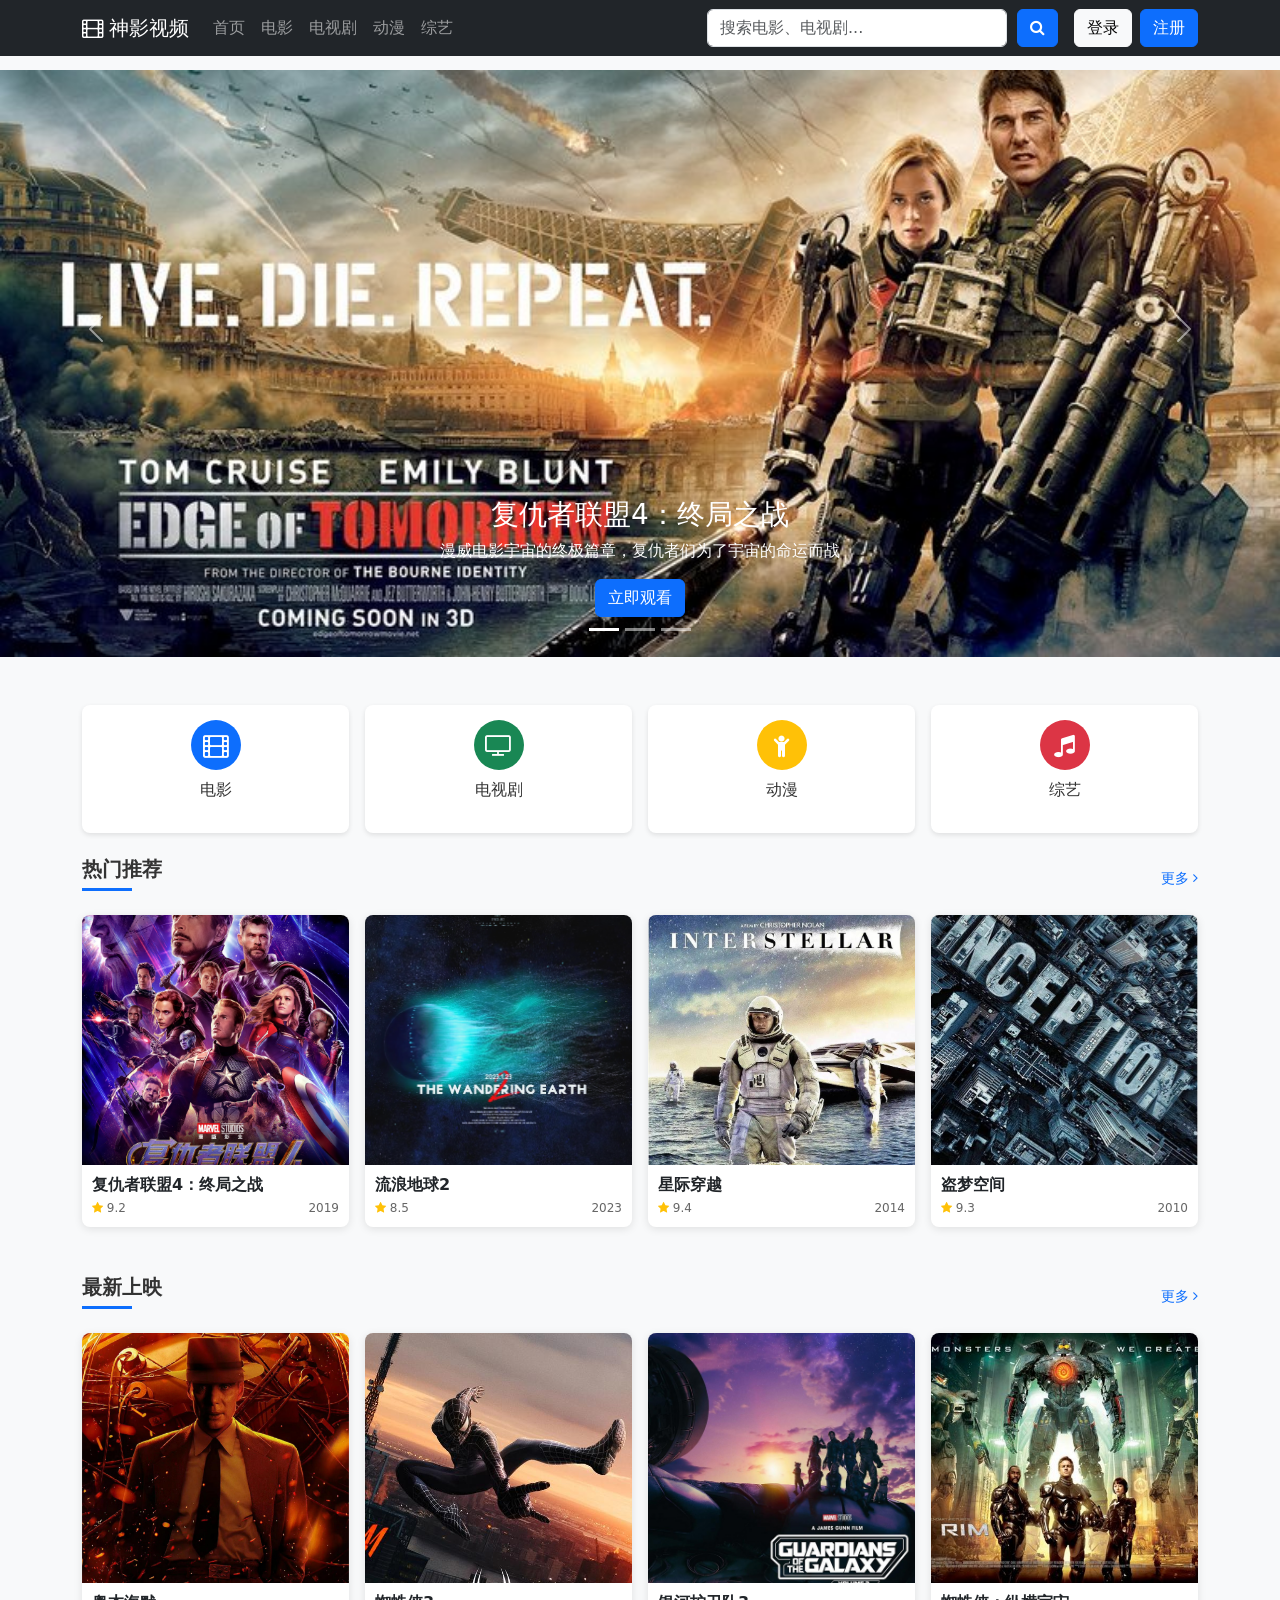
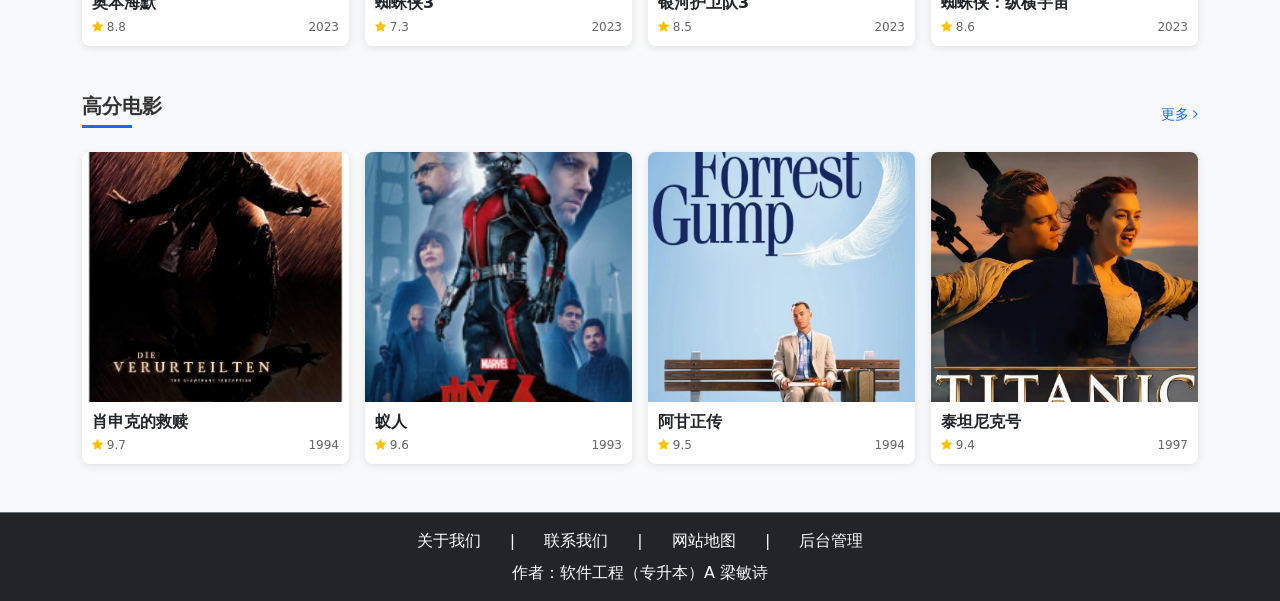
<file: index.html>
<!DOCTYPE html>
<html lang="zh-CN">
<head>
    <meta charset="UTF-8">
    <meta name="viewport" content="width=device-width, initial-scale=1.0">
    <title>神影视频 - 最新最全的影视资源平台</title>
    <!-- Bootstrap 5 CSS -->
    <link href="https://cdn.jsdelivr.net/npm/bootstrap@5.3.0/dist/css/bootstrap.min.css" rel="stylesheet">
    <!-- Font Awesome -->
    <link href="https://cdn.jsdelivr.net/npm/font-awesome@4.7.0/css/font-awesome.min.css" rel="stylesheet">
    <!-- 自定义样式 -->
    <style>
        /* 基础样式 */
        body {
            padding-top: 70px;
            background-color: #f8f9fa;
        }

        a{
            text-decoration: none;
        }
        
        /* 导航栏链接悬停样式 */
        .navbar-nav .nav-link:hover {
            color: #ffc107 !important;
        }  
        
        /* 分类导航样式 */
        .category-item {
            display: block;
            text-decoration: none;
            color: #333;
            padding: 15px 10px;
            background-color: white;
            border-radius: 8px;
            box-shadow: 0 2px 5px rgba(0,0,0,0.1);
            transition: transform 0.3s ease;
        }
        
        .category-item:hover {
            transform: translateY(-5px);
            color: #0d6efd;
        }
        
        .category-icon {
            width: 50px;
            height: 50px;
            border-radius: 50%;
            display: flex;
            align-items: center;
            justify-content: center;
            margin: 0 auto;
            color: white;
            font-size: 24px;
        }
        
        /* 电影卡片样式 */
        .movie-card {
            background-color: white;
            border-radius: 8px;
            overflow: hidden;
            box-shadow: 0 2px 8px rgba(0,0,0,0.1);
            transition: transform 0.3s ease;
            height: 100%;
        }
        
        .movie-card:hover {
            transform: translateY(-5px);
        }
        
        .movie-poster {
            position: relative;
            overflow: hidden;
        }
        
        .movie-poster img {
            height: 250px;
            object-fit: cover;
            transition: transform 0.3s ease;
        }
        
        .movie-card:hover .movie-poster img {
            transform: scale(1.05);
        }
        
        .movie-overlay {
            position: absolute;
            top: 0;
            left: 0;
            right: 0;
            bottom: 0;
            background-color: rgba(0,0,0,0.5);
            display: flex;
            align-items: center;
            justify-content: center;
            opacity: 0;
            transition: opacity 0.3s ease;
        }
        
        .movie-poster:hover .movie-overlay {
            opacity: 1;
        }
        
        .btn-play {
            width: 60px;
            height: 60px;
            border-radius: 50%;
            background-color: rgba(255,255,255,0.9);
            color: #0d6efd;
            display: flex;
            align-items: center;
            justify-content: center;
            font-size: 24px;
            text-decoration: none;
            transition: all 0.3s ease;
        }
        
        .btn-play:hover {
            background-color: #0d6efd;
            color: white;
            transform: scale(1.1);
        }
        
        .movie-info {
            padding: 10px;
        }
        
        .movie-title {
            font-size: 16px;
            font-weight: 600;
            margin-bottom: 5px;
            white-space: nowrap;
            overflow: hidden;
            text-overflow: ellipsis;
        }
        
        .movie-meta {
            display: flex;
            justify-content: space-between;
            font-size: 12px;
            color: #666;
        }
        
        /* 章节标题样式 */
        .section-title {
            font-size: 20px;
            font-weight: 700;
            color: #333;
            position: relative;
            padding-bottom: 10px;
        }
        
        .section-title::after {
            content: '';
            position: absolute;
            left: 0;
            bottom: 0;
            width: 50px;
            height: 3px;
            background-color: #0d6efd;
        }
        
        .more-link {
            color: #0d6efd;
            text-decoration: none;
            font-size: 14px;
        }
        
        .more-link:hover {
            text-decoration: underline;
        }
        
        /* 搜索结果样式 */
        #searchResults {
            display: none;
            margin-top: 20px;
            padding: 20px;
            background-color: white;
            border-radius: 8px;
            box-shadow: 0 2px 8px rgba(0,0,0,0.1);
        }
        
        .search-result-header {
            margin-bottom: 20px;
            padding-bottom: 10px;
            border-bottom: 1px solid #eee;
        }
        
        .search-keyword {
            color: #0d6efd;
            font-weight: 600;
        }
        
        .no-results {
            text-align: center;
            padding: 40px 20px;
            color: #666;
        }
        
        .no-results i {
            font-size: 48px;
            margin-bottom: 20px;
            color: #ccc;
        }
        
        /* 搜索建议下拉框 */
        .search-suggestions {
            position: absolute;
            top: 100%;
            left: 0;
            right: 0;
            z-index: 1000;
            background-color: white;
            border: 1px solid #eee;
            border-top: none;
            border-radius: 0 0 8px 8px;
            box-shadow: 0 4px 8px rgba(0,0,0,0.1);
            max-height: 300px;
            overflow-y: auto;
            display: none;
        }
        
        .search-suggestion-item {
            padding: 10px 15px;
            cursor: pointer;
            transition: background-color 0.2s ease;
        }
        
        .search-suggestion-item:hover {
            background-color: #f8f9fa;
        }
        
        .search-suggestion-item.active {
            background-color: #e9ecef;
        }
        
        .search-container {
            position: relative;
            width: 300px;
        }
        
        /* 响应式登录/注册按钮顶部间隔 */
        @media (max-width: 991px) {
            .navbar-collapse .d-flex:last-child {
                margin-top: 15px;
                padding-top: 10px;
                border-top: 1px solid rgba(255, 255, 255, 0.1);
            }
        }
        
        /* 导航栏链接悬停颜色 */
        .navbar-nav .nav-link:hover {
            color: #ffc107 !important;
        }
    </style>
</head>
<body>
    <!-- 导航栏 -->
    <nav class="navbar navbar-expand-lg navbar-dark bg-dark fixed-top">
        <div class="container">
            <a class="navbar-brand" href="index.html">
                <i class="fa fa-film"></i> 神影视频
            </a>
            <button class="navbar-toggler" type="button" data-bs-toggle="collapse" data-bs-target="#navbarNav">
                <span class="navbar-toggler-icon"></span>
            </button>
            <div class="collapse navbar-collapse" id="navbarNav">
                <ul class="navbar-nav me-auto">
                    <li class="nav-item active">
                        <a class="nav-link" href="index.html">首页</a>
                    </li>
                    <li class="nav-item">
                        <a class="nav-link" href="#">电影</a>
                    </li>
                    <li class="nav-item">
                        <a class="nav-link" href="#">电视剧</a>
                    </li>
                    <li class="nav-item">
                        <a class="nav-link" href="#">动漫</a>
                    </li>
                    <li class="nav-item">
                        <a class="nav-link" href="#">综艺</a>
                    </li>
                </ul>
                <!-- 搜索框 - 重构版 -->
                <div class="d-flex me-3">
                    <!-- <select id="searchType" class="form-select">
                        <option value="all">全部</option>
                        <option value="movies">电影</option>
                        <option value="tv">电视剧</option>
                        <option value="anime">动漫</option>
                        <option value="variety">综艺</option>
                    </select> -->
                    <div class="search-container" style="margin-right: 10px;">
                        <input id="searchInput" class="form-control" type="search" placeholder="搜索电影、电视剧..." aria-label="Search">
                        <!-- 搜索建议下拉框 -->
                        <div id="searchSuggestions" class="search-suggestions"></div>
                    </div>
                    <button id="searchButton" class="btn btn-primary">
                        <i class="fa fa-search"></i>
                    </button>
                </div>
                <!-- 登录/注册按钮 -->
                <div class="d-flex">
                    <a href="login.html" class="btn btn-light me-2">登录</a>
                    <a href="register.html" class="btn btn-primary">注册</a>
                </div>
            </div>
        </div>
    </nav>

    <!-- 轮播图 -->
    <div id="carouselExampleIndicators" class="carousel slide" data-bs-ride="carousel" style="margin-top: -70px; padding-top: 70px; margin-bottom: 0;">
        <div class="carousel-indicators">
            <button type="button" data-bs-target="#carouselExampleIndicators" data-bs-slide-to="0" class="active" aria-current="true" aria-label="Slide 1"></button>
            <button type="button" data-bs-target="#carouselExampleIndicators" data-bs-slide-to="1" aria-label="Slide 2"></button>
            <button type="button" data-bs-target="#carouselExampleIndicators" data-bs-slide-to="2" aria-label="Slide 3"></button>
        </div>
        <div class="carousel-inner">
            <div class="carousel-item active">
                <img src="images/10.jpg" class="d-block w-100" alt="电影推荐1">
                <div class="carousel-caption d-none d-md-block">
                    <h3>复仇者联盟4：终局之战</h3>
                    <p>漫威电影宇宙的终极篇章，复仇者们为了宇宙的命运而战</p>
                    <a href="movie-detail.html" class="btn btn-primary">立即观看</a>
                </div>
            </div>
            <div class="carousel-item">
                <img src="images/11.jpg" class="d-block w-100" alt="电影推荐2">
                <div class="carousel-caption d-none d-md-block">
                    <h3>流浪地球2</h3>
                    <p>中国科幻电影的里程碑之作，探索人类文明的未来</p>
                    <a href="movie-detail.html" class="btn btn-primary">立即观看</a>
                </div>
            </div>
            <div class="carousel-item">
                <img src="images/12.png" class="d-block w-100" alt="电影推荐3">
                <div class="carousel-caption d-none d-md-block">
                    <h3>星际穿越</h3>
                    <p>诺兰导演的科幻巨作，探索时空与爱的真谛</p>
                    <a href="movie-detail.html" class="btn btn-primary">立即观看</a>
                </div>
            </div>
        </div>
        <button class="carousel-control-prev" type="button" data-bs-target="#carouselExampleIndicators" data-bs-slide="prev">
            <span class="carousel-control-prev-icon" aria-hidden="true"></span>
            <span class="visually-hidden">Previous</span>
        </button>
        <button class="carousel-control-next" type="button" data-bs-target="#carouselExampleIndicators" data-bs-slide="next">
            <span class="carousel-control-next-icon" aria-hidden="true"></span>
            <span class="visually-hidden">Next</span>
        </button>
    </div>

    <!-- 搜索结果区域 -->
    <div id="searchResults" class="container">
        <div class="search-result-header">
            <h3>搜索结果：<span id="searchKeywordDisplay" class="search-keyword"></span></h3>
            <p id="resultCount"></p>
        </div>
        <div id="searchResultContent" class="row row-cols-2 row-cols-md-3 row-cols-lg-4 g-3">
            <!-- 搜索结果会动态填充到这里 -->
        </div>
    </div>

    <!-- 主要内容区 -->
    <div id="mainContent" class="container mt-5">
        <!-- 分类导航 -->
        <div class="category-nav mb-4">
            <div class="row g-3">
                <div class="col-6 col-md-3">
                    <a href="#" class="category-item text-center">
                        <div class="category-icon bg-primary">
                            <i class="fa fa-film"></i>
                        </div>
                        <p class="mt-2">电影</p>
                    </a>
                </div>
                <div class="col-6 col-md-3">
                    <a href="#" class="category-item text-center">
                        <div class="category-icon bg-success">
                            <i class="fa fa-television"></i>
                        </div>
                        <p class="mt-2">电视剧</p>
                    </a>
                </div>
                <div class="col-6 col-md-3">
                    <a href="#" class="category-item text-center">
                        <div class="category-icon bg-warning">
                            <i class="fa fa-child"></i>
                        </div>
                        <p class="mt-2">动漫</p>
                    </a>
                </div>
                <div class="col-6 col-md-3">
                    <a href="#" class="category-item text-center">
                        <div class="category-icon bg-danger">
                            <i class="fa fa-music"></i>
                        </div>
                        <p class="mt-2">综艺</p>
                    </a>
                </div>
            </div>
        </div>

        <!-- 热门推荐 -->
        <section class="mb-5">
            <div class="d-flex justify-content-between align-items-center mb-3">
                <h2 class="section-title">热门推荐</h2>
                <a href="#" class="more-link">更多 <i class="fa fa-angle-right"></i></a>
            </div>
            <div class="row row-cols-2 row-cols-md-3 row-cols-lg-4 g-3">
                <!-- 电影卡片 -->
                <div class="col">
                    <div class="movie-card">
                        <div class="movie-poster">
                            <img src="images/fuchou4.avif" class="w-100" alt="电影海报">
                            <div class="movie-overlay">
                                <a href="movie-detail.html" class="btn btn-play">
                                    <i class="fa fa-play-circle"></i>
                                </a>
                            </div>
                        </div>
                        <div class="movie-info">
                            <h5 class="movie-title">复仇者联盟4：终局之战</h5>
                            <div class="movie-meta">
                                <span class="rating">
                                    <i class="fa fa-star text-warning"></i> 9.2
                                </span>
                                <span class="year">2019</span>
                            </div>
                        </div>
                    </div>
                </div>
                <div class="col">
                    <div class="movie-card">
                        <div class="movie-poster">
                            <img src="images/09.png" class="w-100" alt="电影海报">
                            <div class="movie-overlay">
                                <a href="movie-detail.html" class="btn btn-play">
                                    <i class="fa fa-play-circle"></i>
                                </a>
                            </div>
                        </div>
                        <div class="movie-info">
                            <h5 class="movie-title">流浪地球2</h5>
                            <div class="movie-meta">
                                <span class="rating">
                                    <i class="fa fa-star text-warning"></i> 8.5
                                </span>
                                <span class="year">2023</span>
                            </div>
                        </div>
                    </div>
                </div>
                <div class="col">
                    <div class="movie-card">
                        <div class="movie-poster">
                            <img src="images/13.jpg" class="w-100" alt="电影海报">
                            <div class="movie-overlay">
                                <a href="movie-detail.html" class="btn btn-play">
                                    <i class="fa fa-play-circle"></i>
                                </a>
                            </div>
                        </div>
                        <div class="movie-info">
                            <h5 class="movie-title">星际穿越</h5>
                            <div class="movie-meta">
                                <span class="rating">
                                    <i class="fa fa-star text-warning"></i> 9.4
                                </span>
                                <span class="year">2014</span>
                            </div>
                        </div>
                    </div>
                </div>
                <div class="col">
                    <div class="movie-card">
                        <div class="movie-poster">
                            <img src="images/07.png" class="w-100" alt="电影海报">
                            <div class="movie-overlay">
                                <a href="movie-detail.html" class="btn btn-play">
                                    <i class="fa fa-play-circle"></i>
                                </a>
                            </div>
                        </div>
                        <div class="movie-info">
                            <h5 class="movie-title">盗梦空间</h5>
                            <div class="movie-meta">
                                <span class="rating">
                                    <i class="fa fa-star text-warning"></i> 9.3
                                </span>
                                <span class="year">2010</span>
                            </div>
                        </div>
                    </div>
                </div>
            </div>
        </section>

        <!-- 最新上映 -->
        <section class="mb-5">
            <div class="d-flex justify-content-between align-items-center mb-3">
                <h2 class="section-title">最新上映</h2>
                <a href="#" class="more-link">更多 <i class="fa fa-angle-right"></i></a>
            </div>
            <div class="row row-cols-2 row-cols-md-3 row-cols-lg-4 g-3">
                <!-- 电影卡片 -->
                <div class="col">
                    <div class="movie-card">
                        <div class="movie-poster">
                            <img src="images/03.png" class="w-100" alt="电影海报">
                            <div class="movie-overlay">
                                <a href="movie-detail.html" class="btn btn-play">
                                    <i class="fa fa-play-circle"></i>
                                </a>
                            </div>
                        </div>
                        <div class="movie-info">
                            <h5 class="movie-title">奥本海默</h5>
                            <div class="movie-meta">
                                <span class="rating">
                                    <i class="fa fa-star text-warning"></i> 8.8
                                </span>
                                <span class="year">2023</span>
                            </div>
                        </div>
                    </div>
                </div>
                <div class="col">
                    <div class="movie-card">
                        <div class="movie-poster">
                            <img src="images/zhizhuxia.jpg" class="w-100" alt="电影海报">
                            <div class="movie-overlay">
                                <a href="movie-detail.html" class="btn btn-play">
                                    <i class="fa fa-play-circle"></i>
                                </a>
                            </div>
                        </div>
                        <div class="movie-info">
                            <h5 class="movie-title">蜘蛛侠3</h5>
                            <div class="movie-meta">
                                <span class="rating">
                                    <i class="fa fa-star text-warning"></i> 7.3
                                </span>
                                <span class="year">2023</span>
                            </div>
                        </div>
                    </div>
                </div>
                <div class="col">
                    <div class="movie-card">
                        <div class="movie-poster">
                            <img src="images/08.png" class="w-100" alt="电影海报">
                            <div class="movie-overlay">
                                <a href="movie-detail.html" class="btn btn-play">
                                    <i class="fa fa-play-circle"></i>
                                </a>
                            </div>
                        </div>
                        <div class="movie-info">
                            <h5 class="movie-title">银河护卫队3</h5>
                            <div class="movie-meta">
                                <span class="rating">
                                    <i class="fa fa-star text-warning"></i> 8.5
                                </span>
                                <span class="year">2023</span>
                            </div>
                        </div>
                    </div>
                </div>
                <div class="col">
                    <div class="movie-card">
                        <div class="movie-poster">
                            <img src="images/11.jpg" class="w-100" alt="电影海报">
                            <div class="movie-overlay">
                                <a href="movie-detail.html" class="btn btn-play">
                                    <i class="fa fa-play-circle"></i>
                                </a>
                            </div>
                        </div>
                        <div class="movie-info">
                            <h5 class="movie-title">蜘蛛侠：纵横宇宙</h5>
                            <div class="movie-meta">
                                <span class="rating">
                                    <i class="fa fa-star text-warning"></i> 8.6
                                </span>
                                <span class="year">2023</span>
                            </div>
                        </div>
                    </div>
                </div>
            </div>
        </section>

        <!-- 高分电影 -->
        <section class="mb-5">
            <div class="d-flex justify-content-between align-items-center mb-3">
                <h2 class="section-title">高分电影</h2>
                <a href="#" class="more-link">更多 <i class="fa fa-angle-right"></i></a>
            </div>
            <div class="row row-cols-2 row-cols-md-3 row-cols-lg-4 g-3">
                <!-- 电影卡片 -->
                <div class="col">
                    <div class="movie-card">
                        <div class="movie-poster">
                            <img src="images/xiaoshukedejiushu.jpg" class="w-100" alt="电影海报">
                            <div class="movie-overlay">
                                <a href="movie-detail.html" class="btn btn-play">
                                    <i class="fa fa-play-circle"></i>
                                </a>
                            </div>
                        </div>
                        <div class="movie-info">
                            <h5 class="movie-title">肖申克的救赎</h5>
                            <div class="movie-meta">
                                <span class="rating">
                                    <i class="fa fa-star text-warning"></i> 9.7
                                </span>
                                <span class="year">1994</span>
                            </div>
                        </div>
                    </div>
                </div>
                <div class="col">
                    <div class="movie-card">
                        <div class="movie-poster">
                            <img src="images/02.png" class="w-100" alt="电影海报">
                            <div class="movie-overlay">
                                <a href="movie-detail.html" class="btn btn-play">
                                    <i class="fa fa-play-circle"></i>
                                </a>
                            </div>
                        </div>
                        <div class="movie-info">
                            <h5 class="movie-title">蚁人</h5>
                            <div class="movie-meta">
                                <span class="rating">
                                    <i class="fa fa-star text-warning"></i> 9.6
                                </span>
                                <span class="year">1993</span>
                            </div>
                        </div>
                    </div>
                </div>
                <div class="col">
                    <div class="movie-card">
                        <div class="movie-poster">
                            <img src="images/aganzhengzhuan.jpg" class="w-100" alt="电影海报">
                            <div class="movie-overlay">
                                <a href="movie-detail.html" class="btn btn-play">
                                    <i class="fa fa-play-circle"></i>
                                </a>
                            </div>
                        </div>
                        <div class="movie-info">
                            <h5 class="movie-title">阿甘正传</h5>
                            <div class="movie-meta">
                                <span class="rating">
                                    <i class="fa fa-star text-warning"></i> 9.5
                                </span>
                                <span class="year">1994</span>
                            </div>
                        </div>
                    </div>
                </div>
                <div class="col">
                    <div class="movie-card">
                        <div class="movie-poster">
                            <img src="images/taitannike.webp" class="w-100" alt="电影海报">
                            <div class="movie-overlay">
                                <a href="movie-detail.html" class="btn btn-play">
                                    <i class="fa fa-play-circle"></i>
                                </a>
                            </div>
                        </div>
                        <div class="movie-info">
                            <h5 class="movie-title">泰坦尼克号</h5>
                            <div class="movie-meta">
                                <span class="rating">
                                    <i class="fa fa-star text-warning"></i> 9.4
                                </span>
                                <span class="year">1997</span>
                            </div>
                        </div>
                    </div>
                </div>
            </div>
        </section>
    </div>

    <!-- 页脚 -->
    <footer class="bg-dark text-center py-3 border-top border-secondary">
        <div class="container">
            <div class="footer-links">
                <a href="#" class="text-white me-4">关于我们</a>
                <span class="text-light">|</span>
                <a href="#" class="text-white mx-4">联系我们</a>
                <span class="text-light">|</span>
                <a href="#" class="text-white mx-4">网站地图</a>
                <span class="text-light">|</span>
                <a href="admin/index.html" class="text-white ms-4">后台管理</a>
            </div>
            <div class="mt-2 text-sm text-light">
                <p class="mb-0">作者：软件工程（专升本）A 梁敏诗</p>
            </div>
        </div>
    </footer>

    <!-- Bootstrap 5 JS -->
    <script src="https://cdn.jsdelivr.net/npm/bootstrap@5.3.0/dist/js/bootstrap.bundle.min.js"></script>
    <!-- 搜索功能脚本 -->
    <script>
        // 电影数据
        const movies = [
            {
                title: "复仇者联盟4：终局之战",
                poster: "images/04.png",
                rating: 9.2,
                year: 2019
            },
            {
                title: "流浪地球2",
                poster: "images/05.png",
                rating: 8.5,
                year: 2023
            },
            {
                title: "星际穿越",
                poster: "images/06.png",
                rating: 9.4,
                year: 2014
            },
            {
                title: "盗梦空间",
                poster: "images/07.png",
                rating: 9.3,
                year: 2010
            },
            {
                title: "奥本海默",
                poster: "images/03.png",
                rating: 8.8,
                year: 2023
            },
            {
                title: "芭比",
                poster: "images/09.png",
                rating: 7.3,
                year: 2023
            },
            {
                title: "银河护卫队3",
                poster: "images/08.png",
                rating: 8.5,
                year: 2023
            },
            {
                title: "蜘蛛侠：纵横宇宙",
                poster: "images/11.jpg",
                rating: 8.6,
                year: 2023
            },
            {
                title: "肖申克的救赎",
                poster: "images/xiaoshukedejiushu.jpg",
                rating: 9.7,
                year: 1994
            },
            {
                title: "蚁人",
                poster: "images/02.png",
                rating: 9.6,
                year: 1993
            },
            {
                title: "阿甘正传",
                poster: "images/aganzhengzhuan.jpg",
                rating: 9.5,
                year: 1994
            },
            {
                title: "泰坦尼克号",
                poster: "images/taitannike.webp",
                rating: 9.4,
                year: 1997
            }
        ];

        // DOM 元素
        const searchInput = document.getElementById('searchInput');
        const searchButton = document.getElementById('searchButton');
        const searchSuggestions = document.getElementById('searchSuggestions');
        const searchResults = document.getElementById('searchResults');
        const searchKeywordDisplay = document.getElementById('searchKeywordDisplay');
        const resultCount = document.getElementById('resultCount');
        const searchResultContent = document.getElementById('searchResultContent');
        const mainContent = document.getElementById('mainContent');

        // 搜索功能
        function searchMovies(keyword) {
            // 清空之前的搜索结果
            searchResultContent.innerHTML = '';
            
            // 如果关键词为空，显示主内容，隐藏搜索结果
            if (!keyword.trim()) {
                searchResults.style.display = 'none';
                mainContent.style.display = 'block';
                return;
            }
            
            // 过滤匹配的电影
            const keywordLower = keyword.toLowerCase().trim();
            const matchedMovies = movies.filter(movie => 
                movie.title.toLowerCase().includes(keywordLower)
            );
            
            // 更新搜索关键词显示
            searchKeywordDisplay.textContent = keyword;
            
            // 显示搜索结果，隐藏主内容
            searchResults.style.display = 'block';
            mainContent.style.display = 'none';
            
            // 更新结果数量
            resultCount.textContent = `找到 ${matchedMovies.length} 个相关结果`;
            
            // 显示匹配的电影
            if (matchedMovies.length > 0) {
                matchedMovies.forEach(movie => {
                    const movieCard = createMovieCard(movie);
                    searchResultContent.appendChild(movieCard);
                });
            } else {
                // 没有找到结果
                searchResultContent.innerHTML = `
                    <div class="no-results col-12">
                        <i class="fa fa-film"></i>
                        <h4>没有找到相关的电影</h4>
                        <p>请尝试使用其他关键词搜索</p>
                    </div>
                `;
            }
            
            // 滚动到搜索结果
            searchResults.scrollIntoView({ behavior: 'smooth' });
        }

        // 创建电影卡片
        function createMovieCard(movie) {
            const col = document.createElement('div');
            col.className = 'col';
            
            col.innerHTML = `
                <div class="movie-card">
                    <div class="movie-poster">
                        <img src="${movie.poster}" class="w-100" alt="${movie.title}">
                        <div class="movie-overlay">
                            <a href="movie-detail.html" class="btn btn-play">
                                <i class="fa fa-play-circle"></i>
                            </a>
                        </div>
                    </div>
                    <div class="movie-info">
                        <h5 class="movie-title">${movie.title}</h5>
                        <div class="movie-meta">
                            <span class="rating">
                                <i class="fa fa-star text-warning"></i> ${movie.rating}
                            </span>
                            <span class="year">${movie.year}</span>
                        </div>
                    </div>
                </div>
            `;
            
            return col;
        }

        // 生成搜索建议
        function generateSearchSuggestions(keyword) {
            searchSuggestions.innerHTML = '';
            
            if (!keyword.trim()) {
                searchSuggestions.style.display = 'none';
                return;
            }
            
            const keywordLower = keyword.toLowerCase().trim();
            const suggestions = movies
                .filter(movie => movie.title.toLowerCase().includes(keywordLower))
                .slice(0, 8); // 最多显示8个建议
            
            if (suggestions.length > 0) {
                suggestions.forEach(movie => {
                    const item = document.createElement('div');
                    item.className = 'search-suggestion-item';
                    item.textContent = movie.title;
                    item.dataset.title = movie.title;
                    
                    // 点击建议项进行搜索
                    item.addEventListener('click', () => {
                        searchInput.value = movie.title;
                        searchMovies(movie.title);
                        searchSuggestions.style.display = 'none';
                    });
                    
                    searchSuggestions.appendChild(item);
                });
                
                searchSuggestions.style.display = 'block';
            } else {
                searchSuggestions.style.display = 'none';
            }
        }

        // 事件监听
        // 搜索按钮点击
        searchButton.addEventListener('click', () => {
            searchMovies(searchInput.value);
            searchSuggestions.style.display = 'none';
        });

        // 输入框回车搜索
        searchInput.addEventListener('keypress', (e) => {
            if (e.key === 'Enter') {
                searchMovies(searchInput.value);
                searchSuggestions.style.display = 'none';
            }
        });

        // 输入框输入时生成搜索建议
        searchInput.addEventListener('input', () => {
            generateSearchSuggestions(searchInput.value);
        });

        // 输入框获得焦点时生成建议
        searchInput.addEventListener('focus', () => {
            if (searchInput.value.trim()) {
                generateSearchSuggestions(searchInput.value);
            }
        });

        // 点击页面其他地方关闭搜索建议
        document.addEventListener('click', (e) => {
            if (!searchInput.contains(e.target) && !searchSuggestions.contains(e.target)) {
                searchSuggestions.style.display = 'none';
            }
        });

        // 键盘导航搜索建议
        let currentSuggestionIndex = -1;
        searchInput.addEventListener('keydown', (e) => {
            const suggestionItems = searchSuggestions.querySelectorAll('.search-suggestion-item');
            
            if (suggestionItems.length === 0) return;
            
            switch(e.key) {
                case 'ArrowDown':
                    e.preventDefault();
                    currentSuggestionIndex = (currentSuggestionIndex + 1) % suggestionItems.length;
                    updateActiveSuggestion(suggestionItems);
                    break;
                case 'ArrowUp':
                    e.preventDefault();
                    currentSuggestionIndex = (currentSuggestionIndex - 1 + suggestionItems.length) % suggestionItems.length;
                    updateActiveSuggestion(suggestionItems);
                    break;
                case 'Escape':
                    searchSuggestions.style.display = 'none';
                    currentSuggestionIndex = -1;
                    break;
            }
        });

        // 更新激活的搜索建议
        function updateActiveSuggestion(items) {
            items.forEach((item, index) => {
                if (index === currentSuggestionIndex) {
                    item.classList.add('active');
                    searchInput.value = item.dataset.title;
                    item.scrollIntoView({ block: 'nearest' });
                } else {
                    item.classList.remove('active');
                }
            });
        }
    </script>
</body>
</html>
</file>
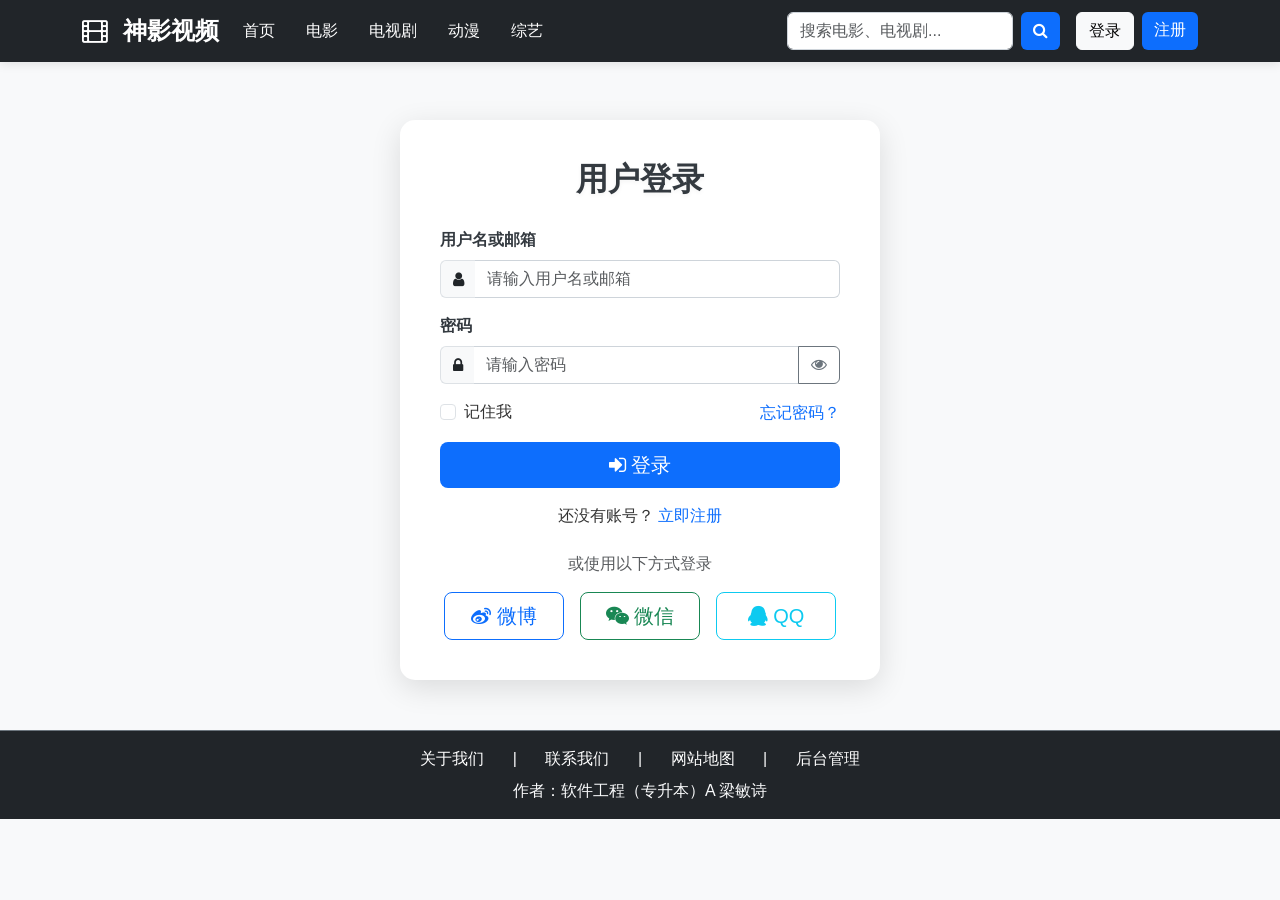
<file: login.html>
<!DOCTYPE html>
<html lang="zh-CN">
<head>
    <meta charset="UTF-8">
    <meta name="viewport" content="width=device-width, initial-scale=1.0">
    <title>登录 - 神影视频</title>
    <!-- Bootstrap 5 CSS -->
    <link href="https://cdn.jsdelivr.net/npm/bootstrap@5.3.0/dist/css/bootstrap.min.css" rel="stylesheet">
    <!-- Font Awesome -->
    <link href="https://cdn.jsdelivr.net/npm/font-awesome@4.7.0/css/font-awesome.min.css" rel="stylesheet">
    <!-- 自定义样式 -->
    <link href="css/style.css" rel="stylesheet">
</head>
<body>
    <!-- 导航栏 -->
    <nav class="navbar navbar-expand-lg navbar-dark bg-dark fixed-top">
        <div class="container">
            <a class="navbar-brand" href="index.html">
                <i class="fa fa-film"></i> 神影视频
            </a>
            <button class="navbar-toggler" type="button" data-bs-toggle="collapse" data-bs-target="#navbarNav">
                <span class="navbar-toggler-icon"></span>
            </button>
            <div class="collapse navbar-collapse" id="navbarNav">
                <ul class="navbar-nav me-auto">
                    <li class="nav-item">
                        <a class="nav-link" href="index.html">首页</a>
                    </li>
                    <li class="nav-item">
                        <a class="nav-link" href="#">电影</a>
                    </li>
                    <li class="nav-item">
                        <a class="nav-link" href="#">电视剧</a>
                    </li>
                    <li class="nav-item">
                        <a class="nav-link" href="#">动漫</a>
                    </li>
                    <li class="nav-item">
                        <a class="nav-link" href="#">综艺</a>
                    </li>
                </ul>
                <!-- 搜索框 -->
                <form class="d-flex me-3">
                    <input class="form-control me-2" type="search" placeholder="搜索电影、电视剧..." aria-label="Search">
                    <button class="btn btn-primary" type="submit">
                        <i class="fa fa-search"></i>
                    </button>
                </form>
                <!-- 登录/注册按钮 -->
                <div class="d-flex">
                    <a href="login.html" class="btn btn-light me-2">登录</a>
                    <a href="register.html" class="btn btn-primary">注册</a>
                </div>
            </div>
        </div>
    </nav>

    <!-- 主要内容区 -->
    <div class="container mt-5">
        <div class="form-container">
            <h2 class="form-title">用户登录</h2>
            <form id="loginForm">
                <div class="mb-3">
                    <label for="loginUsername" class="form-label">用户名或邮箱</label>
                    <div class="input-group">
                        <span class="input-group-text">
                            <i class="fa fa-user"></i>
                        </span>
                        <input type="text" class="form-control" id="loginUsername" name="username" placeholder="请输入用户名或邮箱" required>
                    </div>
                    <div class="invalid-feedback">
                        请输入用户名或邮箱
                    </div>
                </div>
                
                <div class="mb-3">
                    <div class="d-flex justify-content-between">
                        <label for="loginPassword" class="form-label">密码</label>
                        
                    </div>
                    <div class="input-group">
                        <span class="input-group-text">
                            <i class="fa fa-lock"></i>
                        </span>
                        <input type="password" class="form-control" id="loginPassword" name="password" placeholder="请输入密码" required minlength="6">
                        <button class="btn btn-outline-secondary" type="button" id="toggleLoginPassword">
                            <i class="fa fa-eye"></i>
                        </button>
                    </div>
                    <div class="invalid-feedback">
                        密码长度不能少于6个字符
                    </div>
                </div>
                
                <div class="mb-3 d-flex justify-content-between align-items-center">
                    <div class="form-check">
                        <input type="checkbox" class="form-check-input" id="rememberMe" name="rememberMe">
                        <label class="form-check-label" for="rememberMe">记住我</label>
                    </div>
                    <a href="#" class="text-primary">忘记密码？</a>
                </div>
                
                <button type="submit" class="btn btn-primary w-100 btn-lg">
                    <i class="fa fa-sign-in"></i> 登录
                </button>
                
                <div class="mt-3 text-center">
                    <p>还没有账号？ <a href="register.html" class="text-primary">立即注册</a></p>
                </div>
                
                <!-- 第三方登录 -->
                <div class="mt-4">
                    <div class="text-center mb-3">
                        <span class="text-muted">或使用以下方式登录</span>
                    </div>
                    <div class="d-flex justify-content-center gap-3">
                        <a href="#" class="btn btn-outline-primary btn-lg" style="min-width: 120px;">
                            <i class="fa fa-weibo"></i> 微博
                        </a>
                        <a href="#" class="btn btn-outline-success btn-lg" style="min-width: 120px;">
                            <i class="fa fa-wechat"></i> 微信
                        </a>
                        <a href="#" class="btn btn-outline-info btn-lg" style="min-width: 120px;">
                            <i class="fa fa-qq"></i> QQ
                        </a>
                    </div>
                </div>
            </form>
        </div>
    </div>

    <!-- 页脚 -->
    <footer class="bg-dark text-center py-3 border-top border-secondary">
        <div class="container">
            <div class="footer-links">
                <a href="#" class="text-white me-4">关于我们</a>
                <span class="text-light">|</span>
                <a href="#" class="text-white mx-4">联系我们</a>
                <span class="text-light">|</span>
                <a href="#" class="text-white mx-4">网站地图</a>
                <span class="text-light">|</span>
                <a href="admin/index.html" class="text-white ms-4">后台管理</a>
            </div>
            <div class="mt-2 text-sm text-light">
                <p class="mb-0">作者：软件工程（专升本）A 梁敏诗</p>
            </div>
        </div>
    </footer>

    <!-- Bootstrap 5 JS -->
    <script src="dist/js/bootstrap.bundle.min.js"></script>
    <!-- 自定义脚本 -->
    <script src="js/main.js"></script>
    <script>
        // 登录表单验证
        document.addEventListener('DOMContentLoaded', function() {
            const loginForm = document.getElementById('loginForm');
            const passwordInput = document.getElementById('loginPassword');
            const togglePasswordBtn = document.getElementById('toggleLoginPassword');
            
            // 密码显示/隐藏功能
            togglePasswordBtn.addEventListener('click', function() {
                const type = passwordInput.getAttribute('type') === 'password' ? 'text' : 'password';
                passwordInput.setAttribute('type', type);
                
                // 切换图标
                const icon = togglePasswordBtn.querySelector('i');
                icon.classList.toggle('fa-eye');
                icon.classList.toggle('fa-eye-slash');
            });
            
            // 表单提交处理
            loginForm.addEventListener('submit', function(e) {
                e.preventDefault();
                
                // 手动触发验证
                if (loginForm.checkValidity()) {
                    // 模拟登录请求
                    const formData = new FormData(loginForm);
                    const loginData = Object.fromEntries(formData);
                    
                    console.log('登录信息:', loginData);
                    
                    // 检查是否是管理员账号
                    if (loginData.username === 'admin' && loginData.password === 'admin123') {
                        alert('管理员登录成功！');
                        // 跳转到后台管理页面
                        window.location.href = 'admin/index.html';
                    } else {
                        // 普通用户登录
                        alert('登录成功！欢迎回到神影视频！');
                        // 跳转到首页
                        window.location.href = 'index.html';
                    }
                } else {
                    // 滚动到第一个错误的表单字段
                    const firstInvalidField = loginForm.querySelector(':invalid');
                    firstInvalidField.focus();
                }
            });
        });
    </script>
</body>
</html>
</file>
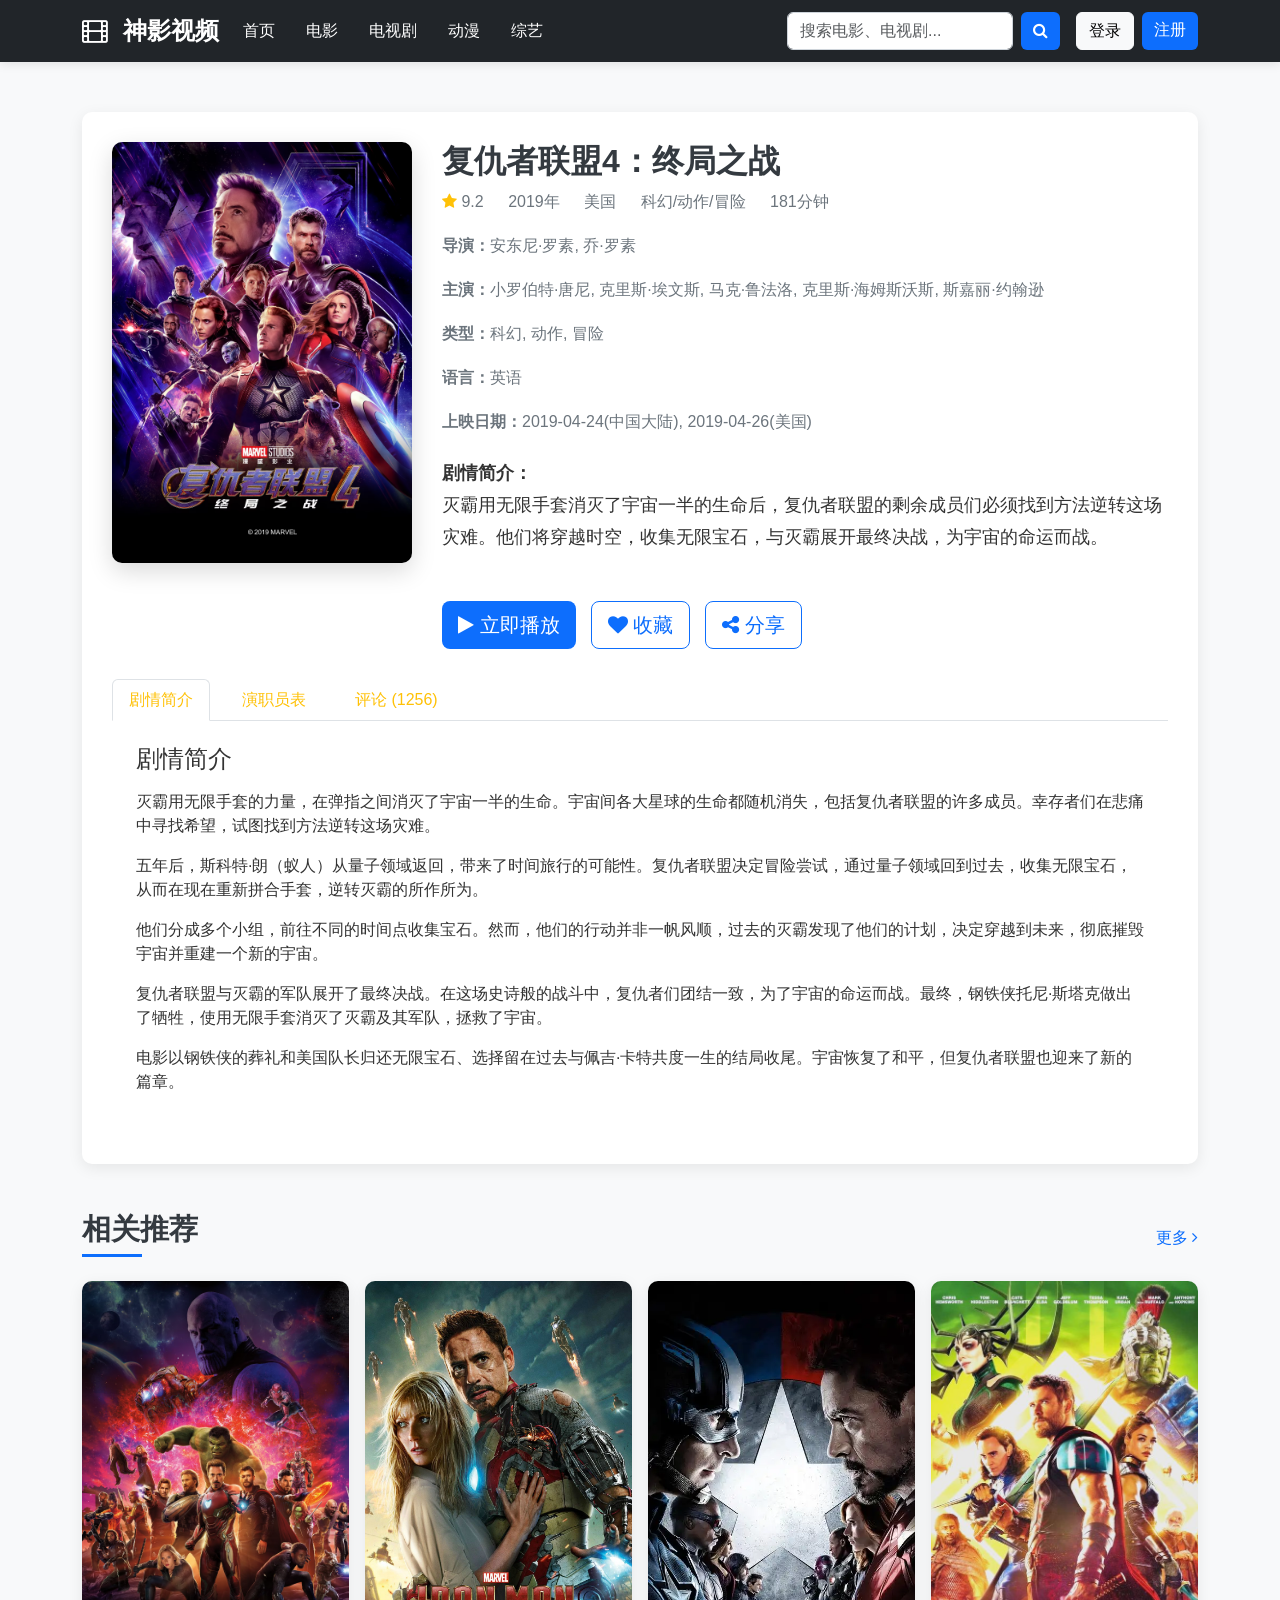
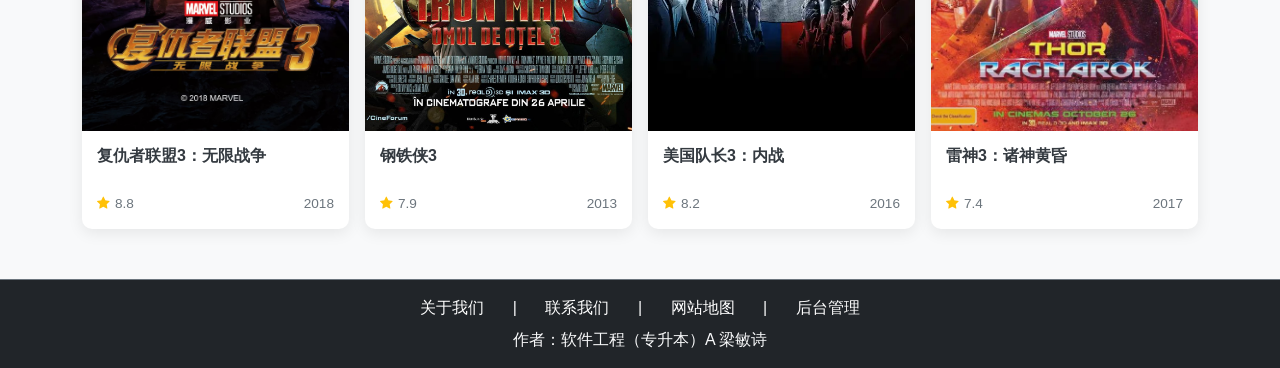
<file: movie-detail.html>
<!DOCTYPE html>
<html lang="zh-CN">
<head>
    <meta charset="UTF-8">
    <meta name="viewport" content="width=device-width, initial-scale=1.0">
    <title>复仇者联盟4：终局之战 - 神影视频</title>
    <!-- Bootstrap 5 CSS -->
    <link href="https://cdn.jsdelivr.net/npm/bootstrap@5.3.0/dist/css/bootstrap.min.css" rel="stylesheet">
    <!-- Font Awesome -->
    <link href="https://cdn.jsdelivr.net/npm/font-awesome@4.7.0/css/font-awesome.min.css" rel="stylesheet">
    <!-- 自定义样式 -->
    <link href="css/style.css" rel="stylesheet">
</head>
<body>
    <!-- 导航栏 -->
    <nav class="navbar navbar-expand-lg navbar-dark bg-dark fixed-top">
        <div class="container">
            <a class="navbar-brand" href="index.html">
                <i class="fa fa-film"></i> 神影视频
            </a>
            <button class="navbar-toggler" type="button" data-bs-toggle="collapse" data-bs-target="#navbarNav">
                <span class="navbar-toggler-icon"></span>
            </button>
            <div class="collapse navbar-collapse" id="navbarNav">
                <ul class="navbar-nav me-auto">
                    <li class="nav-item">
                        <a class="nav-link" href="index.html">首页</a>
                    </li>
                    <li class="nav-item active">
                        <a class="nav-link" href="#">电影</a>
                    </li>
                    <li class="nav-item">
                        <a class="nav-link" href="#">电视剧</a>
                    </li>
                    <li class="nav-item">
                        <a class="nav-link" href="#">动漫</a>
                    </li>
                    <li class="nav-item">
                        <a class="nav-link" href="#">综艺</a>
                    </li>
                </ul>
                <!-- 搜索框 -->
                <form class="d-flex me-3">
                    <input class="form-control me-2" type="search" placeholder="搜索电影、电视剧..." aria-label="Search">
                    <button class="btn btn-primary" type="submit">
                        <i class="fa fa-search"></i>
                    </button>
                </form>
                <!-- 登录/注册按钮 -->
                <div class="d-flex">
                    <a href="login.html" class="btn btn-light me-2">登录</a>
                    <a href="register.html" class="btn btn-primary">注册</a>
                </div>
            </div>
        </div>
    </nav>

    <!-- 主要内容区 -->
    <div class="container mt-5 pt-4">
        <!-- 电影详情 -->
        <div class="movie-detail-container">
            <div class="movie-detail-header">
                <!-- 电影海报 -->
                <div class="movie-detail-poster">
                    <img src="images/fuchou4.avif" alt="复仇者联盟4：终局之战">
                </div>
                <!-- 电影信息 -->
                <div class="movie-detail-info">
                    <h1 class="movie-detail-title">复仇者联盟4：终局之战</h1>
                    <div class="movie-detail-meta">
                        <span><i class="fa fa-star text-warning"></i> 9.2</span>
                        <span>2019年</span>
                        <span>美国</span>
                        <span>科幻/动作/冒险</span>
                        <span>181分钟</span>
                    </div>
                    <div class="movie-detail-meta mt-2">
                        <span><strong>导演：</strong>安东尼·罗素, 乔·罗素</span>
                    </div>
                    <div class="movie-detail-meta">
                        <span><strong>主演：</strong>小罗伯特·唐尼, 克里斯·埃文斯, 马克·鲁法洛, 克里斯·海姆斯沃斯, 斯嘉丽·约翰逊</span>
                    </div>
                    <div class="movie-detail-meta">
                        <span><strong>类型：</strong>科幻, 动作, 冒险</span>
                    </div>
                    <div class="movie-detail-meta">
                        <span><strong>语言：</strong>英语</span>
                    </div>
                    <div class="movie-detail-meta">
                        <span><strong>上映日期：</strong>2019-04-24(中国大陆), 2019-04-26(美国)</span>
                    </div>
                    <div class="movie-detail-description mt-4">
                        <strong>剧情简介：</strong>
                        <p>灭霸用无限手套消灭了宇宙一半的生命后，复仇者联盟的剩余成员们必须找到方法逆转这场灾难。他们将穿越时空，收集无限宝石，与灭霸展开最终决战，为宇宙的命运而战。</p>
                    </div>
                    <div class="movie-detail-actions mt-5">
                        <button class="btn btn-primary btn-lg">
                            <i class="fa fa-play"></i> 立即播放
                        </button>
                        <button class="btn btn-outline-primary btn-lg" onclick="toggleFavorite(123)">
                            <i class="fa fa-heart"></i> 收藏
                        </button>
                        <button class="btn btn-outline-primary btn-lg" onclick="shareMovie(123, 'weibo')">
                            <i class="fa fa-share-alt"></i> 分享
                        </button>
                    </div>
                </div>
            </div>
            

            
            <!-- 电影详情标签页 -->
            <div class="mt-4">
                <ul class="nav nav-tabs" id="movieDetailTabs" role="tablist">
                    <li class="nav-item" role="presentation">
                        <button class="nav-link active" id="synopsis-tab" data-bs-toggle="tab" data-bs-target="#synopsis" type="button" role="tab" aria-controls="synopsis" aria-selected="true" style="color: #ffc107;">剧情简介</button>
                    </li>
                    <li class="nav-item" role="presentation">
                        <button class="nav-link" id="cast-tab" data-bs-toggle="tab" data-bs-target="#cast" type="button" role="tab" aria-controls="cast" aria-selected="false" style="color: #ffc107;">演职员表</button>
                    </li>
                    <li class="nav-item" role="presentation">
                        <button class="nav-link" id="comments-tab" data-bs-toggle="tab" data-bs-target="#comments" type="button" role="tab" aria-controls="comments" aria-selected="false" style="color: #ffc107;">评论 (1256)</button>
                    </li>
                </ul>
                <div class="tab-content" id="movieDetailTabsContent">
                    <!-- 剧情简介 -->
                    <div class="tab-pane fade show active" id="synopsis" role="tabpanel" aria-labelledby="synopsis-tab">
                        <div class="p-4">
                            <h4>剧情简介</h4>
                            <p class="mt-3">灭霸用无限手套的力量，在弹指之间消灭了宇宙一半的生命。宇宙间各大星球的生命都随机消失，包括复仇者联盟的许多成员。幸存者们在悲痛中寻找希望，试图找到方法逆转这场灾难。</p>
                            <p>五年后，斯科特·朗（蚁人）从量子领域返回，带来了时间旅行的可能性。复仇者联盟决定冒险尝试，通过量子领域回到过去，收集无限宝石，从而在现在重新拼合手套，逆转灭霸的所作所为。</p>
                            <p>他们分成多个小组，前往不同的时间点收集宝石。然而，他们的行动并非一帆风顺，过去的灭霸发现了他们的计划，决定穿越到未来，彻底摧毁宇宙并重建一个新的宇宙。</p>
                            <p>复仇者联盟与灭霸的军队展开了最终决战。在这场史诗般的战斗中，复仇者们团结一致，为了宇宙的命运而战。最终，钢铁侠托尼·斯塔克做出了牺牲，使用无限手套消灭了灭霸及其军队，拯救了宇宙。</p>
                            <p>电影以钢铁侠的葬礼和美国队长归还无限宝石、选择留在过去与佩吉·卡特共度一生的结局收尾。宇宙恢复了和平，但复仇者联盟也迎来了新的篇章。</p>
                        </div>
                    </div>
                    
                    <!-- 演职员表 -->
                    <div class="tab-pane fade" id="cast" role="tabpanel" aria-labelledby="cast-tab">
                        <div class="p-4">
                            <h4>导演</h4>
                            <div class="row row-cols-2 row-cols-md-4 g-3 mt-3">
                                <div class="col">
                                    <div class="text-center">
                                        <img src="images/05.png" class="rounded-circle mb-2" alt="安东尼·罗素" style="width: 100px; height: 100px; object-fit: cover;">
                                        <p>安东尼·罗素</p>
                                    </div>
                                </div>
                                <div class="col">
                                    <div class="text-center">
                                        <img src="images/06.png" class="rounded-circle mb-2" alt="乔·罗素" style="width: 100px; height: 100px; object-fit: cover;">
                                        <p>乔·罗素</p>
                                    </div>
                                </div>
                            </div>
                            
                            <h4 class="mt-5">主演</h4>
                            <div class="row row-cols-2 row-cols-md-4 g-3 mt-3">
                                <div class="col">
                                    <div class="text-center">
                                        <img src="images/07.png" class="rounded-circle mb-2" alt="小罗伯特·唐尼" style="width: 100px; height: 100px; object-fit: cover;">
                                        <p>小罗伯特·唐尼<br><small>饰 钢铁侠</small></p>
                                    </div>
                                </div>
                                <div class="col">
                                    <div class="text-center">
                                        <img src="images/08.png" class="rounded-circle mb-2" alt="克里斯·埃文斯" style="width: 100px; height: 100px; object-fit: cover;">
                                        <p>克里斯·埃文斯<br><small>饰 美国队长</small></p>
                                    </div>
                                </div>
                                <div class="col">
                                    <div class="text-center">
                                        <img src="images/09.png" class="rounded-circle mb-2" alt="马克·鲁法洛" style="width: 100px; height: 100px; object-fit: cover;">
                                        <p>马克·鲁法洛<br><small>饰 绿巨人</small></p>
                                    </div>
                                </div>
                                <div class="col">
                                    <div class="text-center">
                                        <img src="images/10.jpg" class="rounded-circle mb-2" alt="克里斯·海姆斯沃斯" style="width: 100px; height: 100px; object-fit: cover;">
                                        <p>克里斯·海姆斯沃斯<br><small>饰 雷神</small></p>
                                    </div>
                                </div>
                                <div class="col">
                                    <div class="text-center">
                                        <img src="images/11.jpg" class="rounded-circle mb-2" alt="斯嘉丽·约翰逊" style="width: 100px; height: 100px; object-fit: cover;">
                                        <p>斯嘉丽·约翰逊<br><small>饰 黑寡妇</small></p>
                                    </div>
                                </div>
                                <div class="col">
                                    <div class="text-center">
                                        <img src="images/12.jpg" class="rounded-circle mb-2" alt="杰瑞米·雷纳" style="width: 100px; height: 100px; object-fit: cover;">
                                        <p>杰瑞米·雷纳<br><small>饰 鹰眼</small></p>
                                    </div>
                                </div>
                            </div>
                        </div>
                    </div>
                    
                    <!-- 评论区 -->
                    <div class="tab-pane fade" id="comments" role="tabpanel" aria-labelledby="comments-tab">
                        <div class="p-4">
                            <!-- 发表评论 -->
                            <div class="mb-5">
                                <h4>发表评论</h4>
                                <form class="mt-3">
                                    <div class="mb-3">
                                        <textarea class="form-control" rows="4" placeholder="写下你的评论..."></textarea>
                                    </div>
                                    <div class="d-flex justify-content-end">
                                        <button type="submit" class="btn btn-primary">发表评论</button>
                                    </div>
                                </form>
                            </div>
                            
                            <!-- 评论列表 -->
                            <h4>观众评论</h4>
                            <div class="comments-section mt-3">
                                <div class="comment-item">
                                    <div class="comment-header">
                                        <span class="comment-author">漫威迷</span>
                                        <span class="comment-time">2025-12-15 14:30</span>
                                    </div>
                                    <div class="comment-content">
                                        这是漫威电影宇宙的巅峰之作！剧情紧凑，特效震撼，情感真挚。钢铁侠的牺牲让我泪目，美国队长的结局也很圆满。复仇者联盟，永远的经典！
                                    </div>
                                </div>
                                
                                <div class="comment-item">
                                    <div class="comment-header">
                                        <span class="comment-author">电影爱好者</span>
                                        <span class="comment-time">2025-12-14 09:15</span>
                                    </div>
                                    <div class="comment-content">
                                        作为漫威十年的收官之作，这部电影没有让我失望。时间旅行的设定很巧妙，各个角色的结局都处理得很好。推荐给所有喜欢漫威的朋友！
                                    </div>
                                </div>
                                
                                <div class="comment-item">
                                    <div class="comment-header">
                                        <span class="comment-author">小蜘蛛</span>
                                        <span class="comment-time">2025-12-13 20:45</span>
                                    </div>
                                    <div class="comment-content">
                                        特效太棒了！特别是最终决战的场景，简直是视觉盛宴。不过钢铁侠的牺牲真的让我很难过，他是我最喜欢的超级英雄。
                                    </div>
                                </div>
                                
                                <div class="comment-item">
                                    <div class="comment-header">
                                        <span class="comment-author">复仇者</span>
                                        <span class="comment-time">2025-12-12 16:20</span>
                                    </div>
                                    <div class="comment-content">
                                        这部电影完美地结束了漫威电影宇宙的第三阶段。每个角色都有自己的高光时刻，特别是黑寡妇的牺牲也很感人。期待漫威的下一个十年！
                                    </div>
                                </div>
                            </div>
                            
                            <!-- 分页 -->
                            <div class="mt-4 d-flex justify-content-center">
                                <nav aria-label="Page navigation">
                                    <ul class="pagination">
                                        <li class="page-item disabled">
                                            <a class="page-link" href="#" tabindex="-1" aria-disabled="true">上一页</a>
                                        </li>
                                        <li class="page-item active"><a class="page-link" href="#">1</a></li>
                                        <li class="page-item"><a class="page-link" href="#">2</a></li>
                                        <li class="page-item"><a class="page-link" href="#">3</a></li>
                                        <li class="page-item"><a class="page-link" href="#">...</a></li>
                                        <li class="page-item"><a class="page-link" href="#">25</a></li>
                                        <li class="page-item">
                                            <a class="page-link" href="#">下一页</a>
                                        </li>
                                    </ul>
                                </nav>
                            </div>
                        </div>
                    </div>
                </div>
            </div>
        </div>
        
        <!-- 相关推荐 -->
        <section class="mt-5">
            <div class="d-flex justify-content-between align-items-center mb-3">
                <h2 class="section-title">相关推荐</h2>
                <a href="#" class="more-link">更多 <i class="fa fa-angle-right"></i></a>
            </div>
            <div class="row row-cols-2 row-cols-md-3 row-cols-lg-4 g-3">
                <!-- 电影卡片 -->
                <div class="col">
                    <div class="movie-card">
                        <div class="movie-poster">
                            <img src="images/fchou3.avif" class="w-100" alt="复仇者联盟3">
                            <div class="movie-overlay">
                                <a href="movie-detail.html" class="btn btn-play">
                                    <i class="fa fa-play-circle"></i>
                                </a>
                            </div>
                        </div>
                        <div class="movie-info">
                            <h5 class="movie-title">复仇者联盟3：无限战争</h5>
                            <div class="movie-meta">
                                <span class="rating">
                                    <i class="fa fa-star text-warning"></i> 8.8
                                </span>
                                <span class="year">2018</span>
                            </div>
                        </div>
                    </div>
                </div>
                <div class="col">
                    <div class="movie-card">
                        <div class="movie-poster">
                            <img src="images/gangtie3.jpg" class="w-100" alt="钢铁侠3">
                            <div class="movie-overlay">
                                <a href="movie-detail.html" class="btn btn-play">
                                    <i class="fa fa-play-circle"></i>
                                </a>
                            </div>
                        </div>
                        <div class="movie-info">
                            <h5 class="movie-title">钢铁侠3</h5>
                            <div class="movie-meta">
                                <span class="rating">
                                    <i class="fa fa-star text-warning"></i> 7.9
                                </span>
                                <span class="year">2013</span>
                            </div>
                        </div>
                    </div>
                </div>
                <div class="col">
                    <div class="movie-card">
                        <div class="movie-poster">
                            <img src="images/meiguoduizhang.webp" class="w-100" alt="美国队长3">
                            <div class="movie-overlay">
                                <a href="movie-detail.html" class="btn btn-play">
                                    <i class="fa fa-play-circle"></i>
                                </a>
                            </div>
                        </div>
                        <div class="movie-info">
                            <h5 class="movie-title">美国队长3：内战</h5>
                            <div class="movie-meta">
                                <span class="rating">
                                    <i class="fa fa-star text-warning"></i> 8.2
                                </span>
                                <span class="year">2016</span>
                            </div>
                        </div>
                    </div>
                </div>
                <div class="col">
                    <div class="movie-card">
                        <div class="movie-poster">
                            <img src="images/leishen.jpg" class="w-100" alt="雷神3">
                            <div class="movie-overlay">
                                <a href="movie-detail.html" class="btn btn-play">
                                    <i class="fa fa-play-circle"></i>
                                </a>
                            </div>
                        </div>
                        <div class="movie-info">
                            <h5 class="movie-title">雷神3：诸神黄昏</h5>
                            <div class="movie-meta">
                                <span class="rating">
                                    <i class="fa fa-star text-warning"></i> 7.4
                                </span>
                                <span class="year">2017</span>
                            </div>
                        </div>
                    </div>
                </div>
            </div>
        </section>
    </div>

    <!-- 页脚 -->
    <footer class="bg-dark text-center py-3 border-top border-secondary">
        <div class="container">
            <div class="footer-links">
                <a href="#" class="text-white me-4">关于我们</a>
                <span class="text-light">|</span>
                <a href="#" class="text-white mx-4">联系我们</a>
                <span class="text-light">|</span>
                <a href="#" class="text-white mx-4">网站地图</a>
                <span class="text-light">|</span>
                <a href="admin/index.html" class="text-white ms-4">后台管理</a>
            </div>
            <div class="mt-2 text-sm text-light">
                <p class="mb-0">作者：软件工程（专升本）A 梁敏诗</p>
            </div>
        </div>
    </footer>

    <!-- Bootstrap 5 JS -->
    <script src="dist/js/bootstrap.bundle.min.js"></script>
    <!-- 自定义脚本 -->
    <script src="js/main.js"></script>
</body>
</html>
</file>
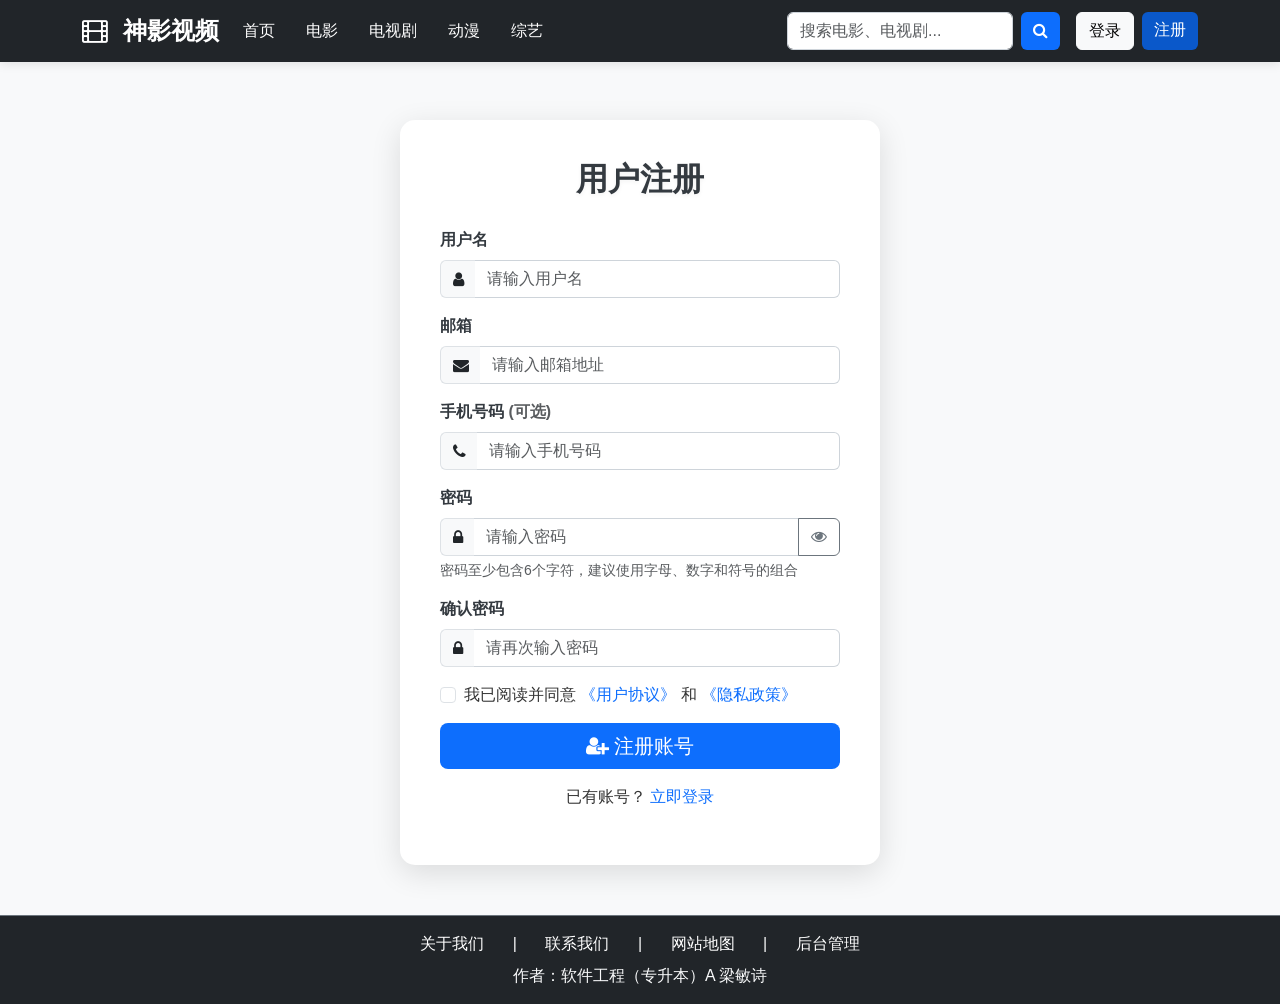
<file: register.html>
<!DOCTYPE html>
<html lang="zh-CN">
<head>
    <meta charset="UTF-8">
    <meta name="viewport" content="width=device-width, initial-scale=1.0">
    <title>注册 - 神影视频</title>
    <!-- Bootstrap 5 CSS -->
    <link href="https://cdn.jsdelivr.net/npm/bootstrap@5.3.0/dist/css/bootstrap.min.css" rel="stylesheet">
    <!-- Font Awesome -->
    <link href="https://cdn.jsdelivr.net/npm/font-awesome@4.7.0/css/font-awesome.min.css" rel="stylesheet">
    <!-- 自定义样式 -->
    <link href="css/style.css" rel="stylesheet">
</head>
<body>
    <!-- 导航栏 -->
    <nav class="navbar navbar-expand-lg navbar-dark bg-dark fixed-top">
        <div class="container">
            <a class="navbar-brand" href="index.html">
                <i class="fa fa-film"></i> 神影视频
            </a>
            <button class="navbar-toggler" type="button" data-bs-toggle="collapse" data-bs-target="#navbarNav">
                <span class="navbar-toggler-icon"></span>
            </button>
            <div class="collapse navbar-collapse" id="navbarNav">
                <ul class="navbar-nav me-auto">
                    <li class="nav-item">
                        <a class="nav-link" href="index.html">首页</a>
                    </li>
                    <li class="nav-item">
                        <a class="nav-link" href="#">电影</a>
                    </li>
                    <li class="nav-item">
                        <a class="nav-link" href="#">电视剧</a>
                    </li>
                    <li class="nav-item">
                        <a class="nav-link" href="#">动漫</a>
                    </li>
                    <li class="nav-item">
                        <a class="nav-link" href="#">综艺</a>
                    </li>
                </ul>
                <!-- 搜索框 -->
                <form class="d-flex me-3">
                    <input class="form-control me-2" type="search" placeholder="搜索电影、电视剧..." aria-label="Search">
                    <button class="btn btn-primary" type="submit">
                        <i class="fa fa-search"></i>
                    </button>
                </form>
                <!-- 登录/注册按钮 -->
                <div class="d-flex">
                    <a href="login.html" class="btn btn-light me-2">登录</a>
                    <a href="register.html" class="btn btn-primary active">注册</a>
                </div>
            </div>
        </div>
    </nav>

    <!-- 主要内容区 -->
    <div class="container mt-5">
        <div class="form-container">
            <h2 class="form-title">用户注册</h2>
            <form id="registerForm">
                <div class="mb-3">
                    <label for="username" class="form-label">用户名</label>
                    <div class="input-group">
                        <span class="input-group-text">
                            <i class="fa fa-user"></i>
                        </span>
                        <input type="text" class="form-control" id="username" name="username" placeholder="请输入用户名" required minlength="3" maxlength="20">
                    </div>
                    <div class="invalid-feedback">
                        用户名长度必须在3-20个字符之间
                    </div>
                </div>
                
                <div class="mb-3">
                    <label for="email" class="form-label">邮箱</label>
                    <div class="input-group">
                        <span class="input-group-text">
                            <i class="fa fa-envelope"></i>
                        </span>
                        <input type="email" class="form-control" id="email" name="email" placeholder="请输入邮箱地址" required>
                    </div>
                    <div class="invalid-feedback">
                        请输入有效的邮箱地址
                    </div>
                </div>
                
                <div class="mb-3">
                    <label for="phone" class="form-label">手机号码 <span class="text-muted">(可选)</span></label>
                    <div class="input-group">
                        <span class="input-group-text">
                            <i class="fa fa-phone"></i>
                        </span>
                        <input type="tel" class="form-control" id="phone" name="phone" placeholder="请输入手机号码" pattern="^1[3-9]\d{9}$">
                    </div>
                    <div class="invalid-feedback">
                        请输入有效的手机号码
                    </div>
                </div>
                
                <div class="mb-3">
                    <label for="password" class="form-label">密码</label>
                    <div class="input-group">
                        <span class="input-group-text">
                            <i class="fa fa-lock"></i>
                        </span>
                        <input type="password" class="form-control" id="password" name="password" placeholder="请输入密码" required minlength="6">
                        <button class="btn btn-outline-secondary" type="button" id="togglePassword">
                            <i class="fa fa-eye"></i>
                        </button>
                    </div>
                    <div class="invalid-feedback">
                        密码长度不能少于6个字符
                    </div>
                    <div class="form-text">
                        密码至少包含6个字符，建议使用字母、数字和符号的组合
                    </div>
                </div>
                
                <div class="mb-3">
                    <label for="confirmPassword" class="form-label">确认密码</label>
                    <div class="input-group">
                        <span class="input-group-text">
                            <i class="fa fa-lock"></i>
                        </span>
                        <input type="password" class="form-control" id="confirmPassword" name="confirmPassword" placeholder="请再次输入密码" required>
                    </div>
                    <div class="invalid-feedback">
                        两次输入的密码不一致
                    </div>
                </div>
                
                <div class="mb-3 form-check">
                    <input type="checkbox" class="form-check-input" id="agreeTerms" name="agreeTerms" required>
                    <label class="form-check-label" for="agreeTerms">
                        我已阅读并同意 <a href="#" class="text-primary">《用户协议》</a> 和 <a href="#" class="text-primary">《隐私政策》</a>
                    </label>
                    <div class="invalid-feedback">
                        请阅读并同意用户协议和隐私政策
                    </div>
                </div>
                
                <button type="submit" class="btn btn-primary w-100 btn-lg">
                    <i class="fa fa-user-plus"></i> 注册账号
                </button>
                
                <div class="mt-3 text-center">
                    <p>已有账号？ <a href="login.html" class="text-primary">立即登录</a></p>
                </div>
            </form>
        </div>
    </div>

    <!-- 页脚 -->
    <footer class="bg-dark text-center py-3 border-top border-secondary">
        <div class="container">
            <div class="footer-links">
                <a href="#" class="text-white me-4">关于我们</a>
                <span class="text-light">|</span>
                <a href="#" class="text-white mx-4">联系我们</a>
                <span class="text-light">|</span>
                <a href="#" class="text-white mx-4">网站地图</a>
                <span class="text-light">|</span>
                <a href="admin/index.html" class="text-white ms-4">后台管理</a>
            </div>
            <div class="mt-2 text-sm text-light">
                <p class="mb-0">作者：软件工程（专升本）A 梁敏诗</p>
            </div>
        </div>
    </footer>

    <!-- Bootstrap 5 JS -->
    <script src="dist/js/bootstrap.bundle.min.js"></script>
    <!-- 自定义脚本 -->
    <script src="js/main.js"></script>
    <script>
        // 表单验证
        document.addEventListener('DOMContentLoaded', function() {
            const registerForm = document.getElementById('registerForm');
            const passwordInput = document.getElementById('password');
            const confirmPasswordInput = document.getElementById('confirmPassword');
            const togglePasswordBtn = document.getElementById('togglePassword');
            
            // 密码显示/隐藏功能
            togglePasswordBtn.addEventListener('click', function() {
                const type = passwordInput.getAttribute('type') === 'password' ? 'text' : 'password';
                passwordInput.setAttribute('type', type);
                confirmPasswordInput.setAttribute('type', type);
                
                // 切换图标
                const icon = togglePasswordBtn.querySelector('i');
                icon.classList.toggle('fa-eye');
                icon.classList.toggle('fa-eye-slash');
            });
            
            // 密码确认验证
            confirmPasswordInput.addEventListener('input', function() {
                if (passwordInput.value !== confirmPasswordInput.value) {
                    confirmPasswordInput.setCustomValidity('两次输入的密码不一致');
                } else {
                    confirmPasswordInput.setCustomValidity('');
                }
            });
            
            // 表单提交处理
            registerForm.addEventListener('submit', function(e) {
                e.preventDefault();
                
                // 手动触发验证
                if (registerForm.checkValidity()) {
                    // 模拟注册请求
                    const formData = new FormData(registerForm);
                    const userData = Object.fromEntries(formData);
                    
                    console.log('注册信息:', userData);
                    
                    // 显示成功提示
                    alert('注册成功！欢迎使用神影视频！');
                    
                    // 跳转到登录页
                    window.location.href = 'login.html';
                } else {
                    // 滚动到第一个错误的表单字段
                    const firstInvalidField = registerForm.querySelector(':invalid');
                    firstInvalidField.focus();
                }
            });
            
            // 实时验证用户名
            const usernameInput = document.getElementById('username');
            usernameInput.addEventListener('input', function() {
                const username = this.value;
                const usernameRegex = /^[a-zA-Z0-9_]{3,20}$/;
                
                if (username && !usernameRegex.test(username)) {
                    this.setCustomValidity('用户名只能包含字母、数字和下划线');
                } else {
                    this.setCustomValidity('');
                }
            });
            
            // 实时验证邮箱
            const emailInput = document.getElementById('email');
            emailInput.addEventListener('input', function() {
                const email = this.value;
                const emailRegex = /^[^\s@]+@[^\s@]+\.[^\s@]+$/;
                
                if (email && !emailRegex.test(email)) {
                    this.setCustomValidity('请输入有效的邮箱地址');
                } else {
                    this.setCustomValidity('');
                }
            });
            
            // 实时验证手机号码
            const phoneInput = document.getElementById('phone');
            phoneInput.addEventListener('input', function() {
                const phone = this.value;
                const phoneRegex = /^1[3-9]\d{9}$/;
                
                if (phone && !phoneRegex.test(phone)) {
                    this.setCustomValidity('请输入有效的手机号码');
                } else {
                    this.setCustomValidity('');
                }
            });
        });
    </script>
</body>
</html>
</file>
<file: css/style.css>
/* 全局样式 */
body {
    font-family: 'Microsoft YaHei', sans-serif;
    background-color: #f8f9fa;
    color: #333;
    padding-top: 20px;
}

/* 管理后台页面取消顶部间隙 */
body.admin {
    padding-top: 0;
}

a {
    text-decoration: none;
}

a:hover {
    text-decoration: none;
}

/* 导航栏 */
.navbar {
    box-shadow: 0 2px 10px rgba(0, 0, 0, 0.1);
}

/* 搜索框样式 */
.search-container {
    position: relative;
    display: inline-block;
}

.search-container .form-control {
    width: 300px;
    border-radius: 25px 0 0 25px;
    border-right: none;
}

.search-container + .btn-primary {
    border-radius: 0 25px 25px 0;
    border-left: none;
}

/* 搜索筛选下拉框样式 */
.search-container select {
    border: 1px solid #ced4da;
    border-right: none;
    border-radius: 25px 0 0 25px;
    padding: 0.375rem 0.75rem;
    font-size: 1rem;
    font-weight: 400;
    line-height: 1.5;
    color: #212529;
    background-color: #fff;
    background-clip: padding-box;
    transition: border-color 0.15s ease-in-out, box-shadow 0.15s ease-in-out;
}

.navbar-brand {
    font-size: 1.5rem;
    font-weight: bold;
    color: #fff;
}

.navbar-brand i {
    margin-right: 8px;
}

.nav-link {
    color: #fff;
    margin-right: 15px;
    transition: color 0.3s ease;
}

.nav-link:hover {
    color: #ffc107 !important;
}

/* 轮播图 */
.carousel {
    margin-top: 60px;
}

.carousel-item img {
    height: 400px;
    object-fit: cover;
}

.carousel-caption {
    background: rgba(0, 0, 0, 0.6);
    padding: 20px;
    border-radius: 10px;
    bottom: 20%;
}

.carousel-caption h3 {
    font-size: 2rem;
    margin-bottom: 10px;
}

.carousel-caption p {
    font-size: 1.1rem;
    margin-bottom: 20px;
}

/* 分类导航 */
.category-nav {
    margin-top: 30px;
}

.category-item {
    text-decoration: none;
    color: #333;
    transition: transform 0.3s ease;
}

.category-item:hover {
    transform: translateY(-5px);
}

.category-icon {
    width: 80px;
    height: 80px;
    border-radius: 50%;
    display: flex;
    align-items: center;
    justify-content: center;
    margin: 0 auto;
    color: #fff;
    font-size: 2rem;
    box-shadow: 0 4px 15px rgba(0, 0, 0, 0.1);
}

/* 章节标题 */
.section-title {
    font-size: 1.8rem;
    font-weight: bold;
    color: #343a40;
    position: relative;
    padding-bottom: 10px;
}

.section-title::after {
    content: '';
    position: absolute;
    bottom: 0;
    left: 0;
    width: 60px;
    height: 3px;
    background-color: #0d6efd;
}

.more-link {
    color: #0d6efd;
    text-decoration: none;
    font-weight: 500;
}

.more-link:hover {
    text-decoration: none;
}

/* 电影卡片 */
.movie-card {
    background-color: #fff;
    border-radius: 10px;
    overflow: hidden;
    box-shadow: 0 4px 15px rgba(0, 0, 0, 0.08);
    transition: transform 0.3s ease, box-shadow 0.3s ease;
}

.movie-card:hover {
    transform: translateY(-5px);
    box-shadow: 0 8px 25px rgba(0, 0, 0, 0.15);
}

.movie-poster {
    position: relative;
    overflow: hidden;
}

.movie-poster img {
    height: 450px;
    object-fit: cover;
    transition: transform 0.3s ease;
}

.movie-card:hover .movie-poster img {
    transform: scale(1.05);
}

.movie-overlay {
    position: absolute;
    top: 0;
    left: 0;
    width: 100%;
    height: 100%;
    background: rgba(0, 0, 0, 0.6);
    display: flex;
    align-items: center;
    justify-content: center;
    opacity: 0;
    transition: opacity 0.3s ease;
}

.movie-card:hover .movie-overlay {
    opacity: 1;
}

.btn-play {
    width: 60px;
    height: 60px;
    border-radius: 50%;
    background-color: rgba(255, 255, 255, 0.9);
    border: none;
    color: #0d6efd;
    font-size: 1.5rem;
    transition: all 0.3s ease;
    display: flex;
    align-items: center;
    justify-content: center;
}

.btn-play:hover {
    background-color: #fff;
    transform: scale(1.1);
    color: #0b5ed7;
}

.movie-info {
    padding: 15px;
}

.movie-title {
    font-size: 1rem;
    font-weight: 600;
    margin-bottom: 8px;
    color: #343a40;
    height: 40px;
    overflow: hidden;
    text-overflow: ellipsis;
    display: -webkit-box;
    -webkit-line-clamp: 2;
    -webkit-box-orient: vertical;
}

.movie-meta {
    display: flex;
    justify-content: space-between;
    align-items: center;
    font-size: 0.85rem;
    color: #6c757d;
}

/* 响应式登录/注册按钮顶部间隔 */
@media (max-width: 991px) {
    .navbar-collapse .d-flex:last-child {
        margin-top: 15px;
        padding-top: 10px;
        border-top: 1px solid rgba(255, 255, 255, 0.1);
    }
}

/* 导航栏链接悬停颜色 */
.navbar-nav .nav-link:hover {
    color: #ffc107 !important;
}

.rating {
    display: flex;
    align-items: center;
}

.rating i {
    margin-right: 5px;
}

/* 页脚 */
footer {
    background-color: #343a40;
    color: #fff;
    margin-top: 50px;
}

.footer-links {
    list-style: none;
    padding: 0;
}

.footer-links li {
    margin-bottom: 10px;
}

.footer-links a {
    color: #adb5bd;
    text-decoration: none;
    transition: color 0.3s ease;
}

.footer-links a:hover {
    color: #fff;
}

.contact-info {
    list-style: none;
    padding: 0;
}

.contact-info li {
    margin-bottom: 10px;
    display: flex;
    align-items: center;
}

.contact-info i {
    margin-right: 10px;
    color: #0d6efd;
}

.social-links {
    display: flex;
    margin-top: 15px;
}

.social-link {
    width: 40px;
    height: 40px;
    border-radius: 50%;
    background-color: rgba(255, 255, 255, 0.1);
    display: flex;
    align-items: center;
    justify-content: center;
    color: #fff;
    margin-right: 10px;
    text-decoration: none;
    transition: all 0.3s ease;
}

.social-link:hover {
    background-color: #0d6efd;
    color: #fff;
}

/* 响应式设计 */
@media (max-width: 768px) {
    .carousel-item img {
        height: 250px;
    }
    
    .carousel-caption {
        bottom: 10%;
        padding: 10px;
    }
    
    .carousel-caption h3 {
        font-size: 1.2rem;
    }
    
    .carousel-caption p {
        font-size: 0.9rem;
        margin-bottom: 10px;
    }
    
    .movie-poster img {
        height: 350px;
    }
    
    .category-icon {
        width: 60px;
        height: 60px;
        font-size: 1.5rem;
    }
}

@media (max-width: 576px) {
    .movie-poster img {
        height: 300px;
    }
    
    .section-title {
        font-size: 1.5rem;
    }
    
    .navbar-brand {
        font-size: 1.2rem;
    }
}

/* 表单样式 */
.form-container {
    max-width: 480px;
    margin: 100px auto 50px;
    background-color: #fff;
    padding: 40px;
    border-radius: 15px;
    box-shadow: 0 8px 30px rgba(0, 0, 0, 0.12);
    transition: all 0.3s ease;
}

.form-container:hover {
    box-shadow: 0 12px 40px rgba(0, 0, 0, 0.15);
}

.form-title {
    text-align: center;
    margin-bottom: 30px;
    color: #343a40;
    font-weight: bold;
    font-size: 2rem;
    text-shadow: 0 2px 4px rgba(0, 0, 0, 0.05);
}

/* 输入框焦点样式 */
.form-control:focus {
    border-color: #0d6efd;
    box-shadow: 0 0 0 0.25rem rgba(13, 110, 253, 0.15);
}

/* 输入组样式优化 */
.input-group-text {
    background-color: #f8f9fa;
    border-right: none;
}

.input-group .form-control {
    border-left: none;
}

/* 表单链接样式 */
.form-text a {
    color: #0d6efd;
    text-decoration: none;
    font-weight: 500;
}

.form-text a:hover {
    text-decoration: underline;
}

/* 第三方登录按钮样式 */
.btn-outline-primary {
    transition: all 0.3s ease;
}

.btn-outline-primary:hover {
    transform: translateY(-2px);
    box-shadow: 0 4px 12px rgba(13, 110, 253, 0.3);
}

/* 按钮样式 */
.btn-light:hover {
    background-color: #f8f9fa;
    transform: translateY(-2px);
    box-shadow: 0 4px 12px rgba(13, 110, 253, 0.4);
}


.btn-primary {
    background-color: #0d6efd;
    border: none;
    transition: all 0.3s ease;
}

.btn-primary:hover {
    background-color: #0b5ed7;
    transform: translateY(-2px);
    box-shadow: 0 4px 12px rgba(13, 110, 253, 0.4);
}

/* 管理后台样式 */
.admin-sidebar {
    background-color: #343a40;
    color: #fff;
    min-height: 100vh;
    padding: 20px 0;
}

.admin-sidebar h3 {
    padding: 0 20px;
    margin-bottom: 20px;
    color: #fff;
}

.admin-menu {
    list-style: none;
    padding: 0;
}

.admin-menu li {
    margin-bottom: 5px;
}

.admin-menu a {
    color: #adb5bd;
    text-decoration: none;
    padding: 10px 20px;
    display: block;
    transition: all 0.3s ease;
    border-left: 3px solid transparent;
}

.admin-menu a:hover {
    color: #fff;
    background-color: rgba(255, 255, 255, 0.1);
    border-left-color: #0d6efd;
}

.admin-menu a.active {
    color: #fff;
    background-color: rgba(255, 255, 255, 0.15);
    border-left-color: #0d6efd;
}

/* 返回首页链接样式 */
.admin-home-link {
    margin-top: 20px;
    border-top: 1px solid rgba(255, 255, 255, 0.1);
    padding-top: 10px;
}

.admin-home-link a {
    color: #20c997;
    font-weight: 500;
}

.admin-home-link a:hover {
    color: #fff;
    background-color: rgba(32, 201, 151, 0.2);
    border-left-color: #20c997;
}

.admin-content {
    padding: 30px;
}

.admin-header {
    display: flex;
    justify-content: space-between;
    align-items: center;
    margin-bottom: 30px;
}

.admin-header h2 {
    color: #343a40;
    font-weight: bold;
}

/* 表格样式 */
.table-container {
    background-color: #fff;
    border-radius: 10px;
    padding: 20px;
    box-shadow: 0 4px 15px rgba(0, 0, 0, 0.08);
}

.table thead {
    background-color: #f8f9fa;
}

.table th {
    font-weight: 600;
    color: #343a40;
}

.table td {
    vertical-align: middle;
}

/* 电影详情页样式 */
.movie-detail-container {
    background-color: #fff;
    border-radius: 10px;
    padding: 30px;
    box-shadow: 0 4px 15px rgba(0, 0, 0, 0.08);
    margin-top: 20px;
}

.movie-detail-header {
    display: flex;
    flex-wrap: wrap;
    gap: 30px;
    margin-bottom: 30px;
}

.movie-detail-poster {
    flex: 0 0 auto;
    max-width: 300px;
}

.movie-detail-poster img {
    width: 100%;
    border-radius: 10px;
    box-shadow: 0 8px 25px rgba(0, 0, 0, 0.15);
}

.movie-detail-info {
    flex: 1;
    min-width: 300px;
}

.movie-detail-title {
    font-size: 2rem;
    font-weight: bold;
    margin-bottom: 10px;
    color: #343a40;
}

.movie-detail-meta {
    margin-bottom: 20px;
    color: #6c757d;
}

.movie-detail-meta span {
    margin-right: 20px;
}

.movie-detail-description {
    font-size: 1.1rem;
    line-height: 1.8;
    margin-bottom: 20px;
    color: #333;
}

.movie-detail-actions {
    display: flex;
    gap: 15px;
    flex-wrap: wrap;
}

/* 视频播放器 */
.video-player-container {
    background-color: #000;
    border-radius: 10px;
    overflow: hidden;
    margin-bottom: 30px;
}

.video-player {
    width: 100%;
    height: 500px;
}

@media (max-width: 768px) {
    .video-player {
        height: 300px;
    }
}

/* 评论区 */
.comments-section {
    margin-top: 40px;
}

.comment-item {
    background-color: #f8f9fa;
    border-radius: 8px;
    padding: 15px;
    margin-bottom: 15px;
}

.comment-header {
    display: flex;
    justify-content: space-between;
    align-items: center;
    margin-bottom: 10px;
}

.comment-author {
    font-weight: bold;
    color: #343a40;
}

.comment-time {
    font-size: 0.9rem;
    color: #6c757d;
}

.comment-content {
    color: #333;
    line-height: 1.6;
}

/* 管理后台增强样式 */
/* 模态框样式优化 */
.modal-header {
    background-color: #343a40;
    color: #fff;
    border-bottom: none;
}

.modal-title {
    color: #fff;
}

.modal-content {
    border-radius: 10px;
    box-shadow: 0 10px 30px rgba(0, 0, 0, 0.2);
}

/* 表单样式增强 */
.form-label {
    font-weight: 600;
    color: #343a40;
}

.form-control, .form-select {
    border-radius: 6px;
    border: 1px solid #ced4da;
    transition: all 0.3s ease;
}

.form-control:focus, .form-select:focus {
    border-color: #0d6efd;
    box-shadow: 0 0 0 0.25rem rgba(13, 110, 253, 0.25);
}

/* 数据表格样式增强 */
.table {
    border-collapse: separate;
    border-spacing: 0;
}

.table th, .table td {
    border-top: 1px solid #e9ecef;
    border-bottom: 1px solid #e9ecef;
}

.table th:first-child, .table td:first-child {
    border-left: 1px solid #e9ecef;
}

.table th:last-child, .table td:last-child {
    border-right: 1px solid #e9ecef;
}

.table tbody tr:hover {
    background-color: #f8f9fa;
}

/* 统计卡片样式 */
.card {
    border-radius: 10px;
    overflow: hidden;
    box-shadow: 0 4px 15px rgba(0, 0, 0, 0.08);
    transition: transform 0.3s ease, box-shadow 0.3s ease;
}

.card:hover {
    transform: translateY(-5px);
    box-shadow: 0 8px 25px rgba(0, 0, 0, 0.15);
}

.icon-circle {
    width: 80px;
    height: 80px;
    border-radius: 50%;
    display: flex;
    align-items: center;
    justify-content: center;
}

/* 状态标签样式 */
.badge {
    font-size: 0.8rem;
    padding: 5px 10px;
    border-radius: 20px;
    font-weight: 600;
}

.badge.bg-success {
    background-color: #198754;
}

.badge.bg-warning {
    background-color: #ffc107;
    color: #343a40;
}

.badge.bg-danger {
    background-color: #dc3545;
}

/* 操作按钮样式 */
.btn-sm {
    border-radius: 6px;
    padding: 5px 12px;
    font-size: 0.85rem;
}

/* 分页样式 */
.pagination {
    margin: 0;
}

.page-item .page-link {
    color: #0d6efd;
    border: 1px solid #dee2e6;
    border-radius: 6px;
    margin: 0 2px;
    transition: all 0.3s ease;
}

.page-item.active .page-link {
    background-color: #0d6efd;
    border-color: #0d6efd;
    color: #fff;
}

.page-item .page-link:hover {
    background-color: #f8f9fa;
    border-color: #dee2e6;
    color: #0a58ca;
}

/* 上传图片预览样式 */
.img-thumbnail {
    border-radius: 8px;
    cursor: pointer;
    transition: transform 0.3s ease;
}

.img-thumbnail:hover {
    transform: scale(1.02);
}

/* 响应式优化 */
@media (max-width: 768px) {
    .admin-sidebar {
        min-height: auto;
        height: auto;
        padding: 10px 0;
    }
    
    .admin-sidebar h3 {
        text-align: center;
    }
    
    .admin-menu {
        display: flex;
        flex-wrap: wrap;
        justify-content: center;
    }
    
    .admin-menu li {
        margin: 5px;
    }
    
    .admin-menu a {
        padding: 8px 15px;
        border-radius: 6px;
    }
    
    .admin-content {
        padding: 15px;
    }
    
    .admin-header {
        flex-direction: column;
        align-items: flex-start;
        gap: 15px;
    }
    
    .movie-detail-header {
        flex-direction: column;
        align-items: center;
        text-align: center;
    }
    
    .movie-detail-poster {
        max-width: 100%;
    }
}
</file>
